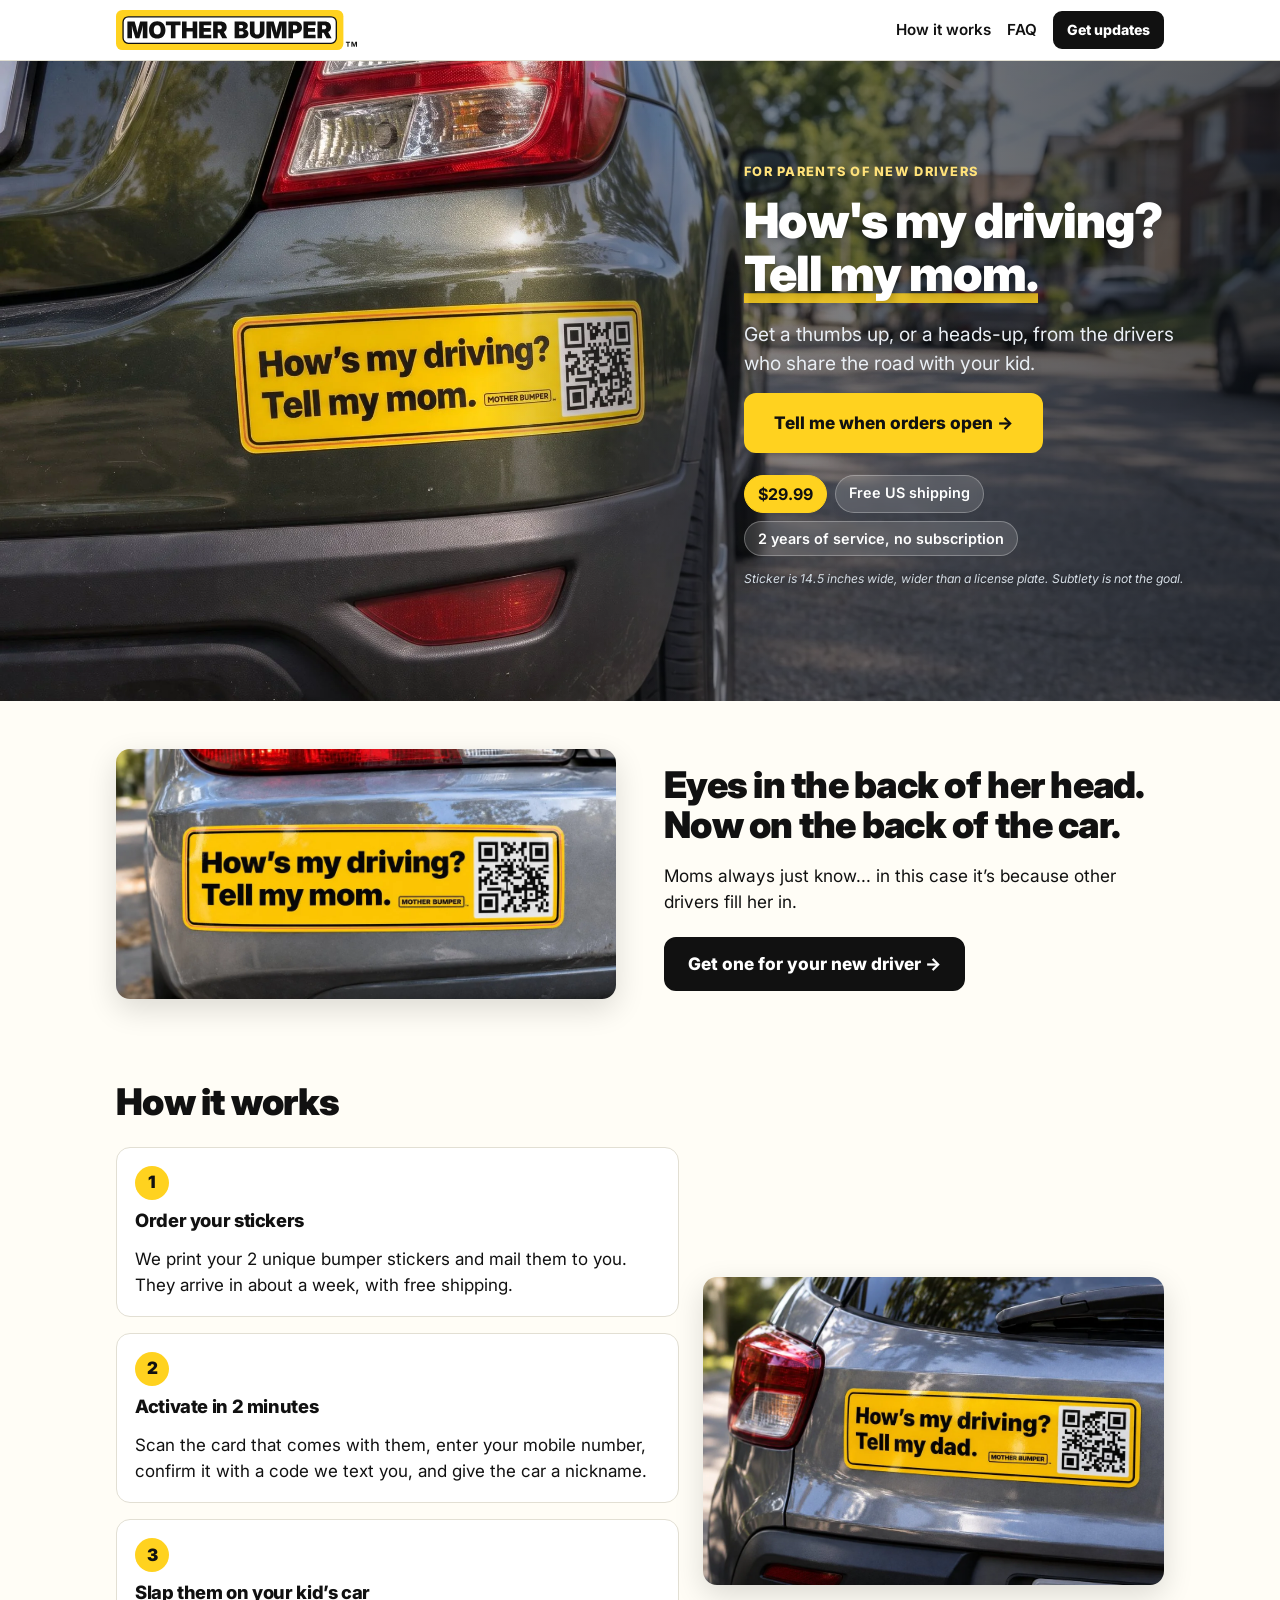
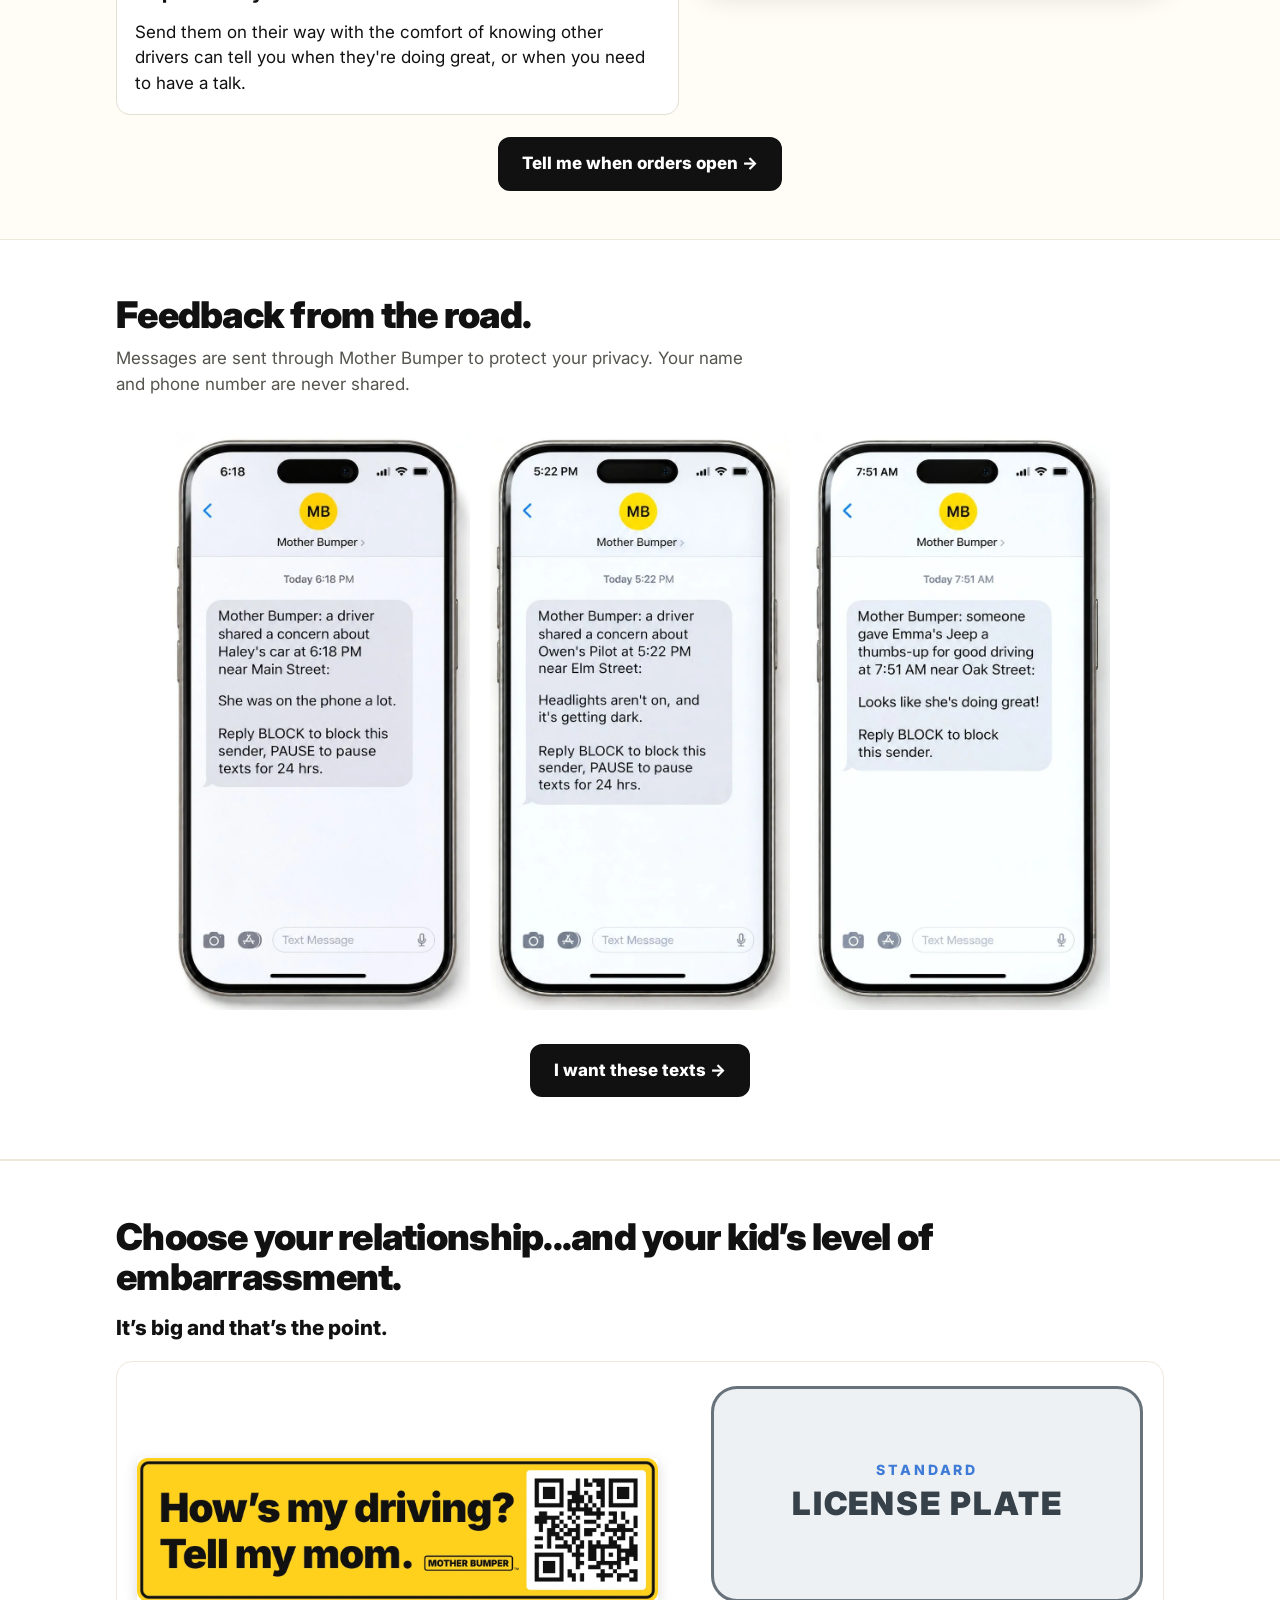
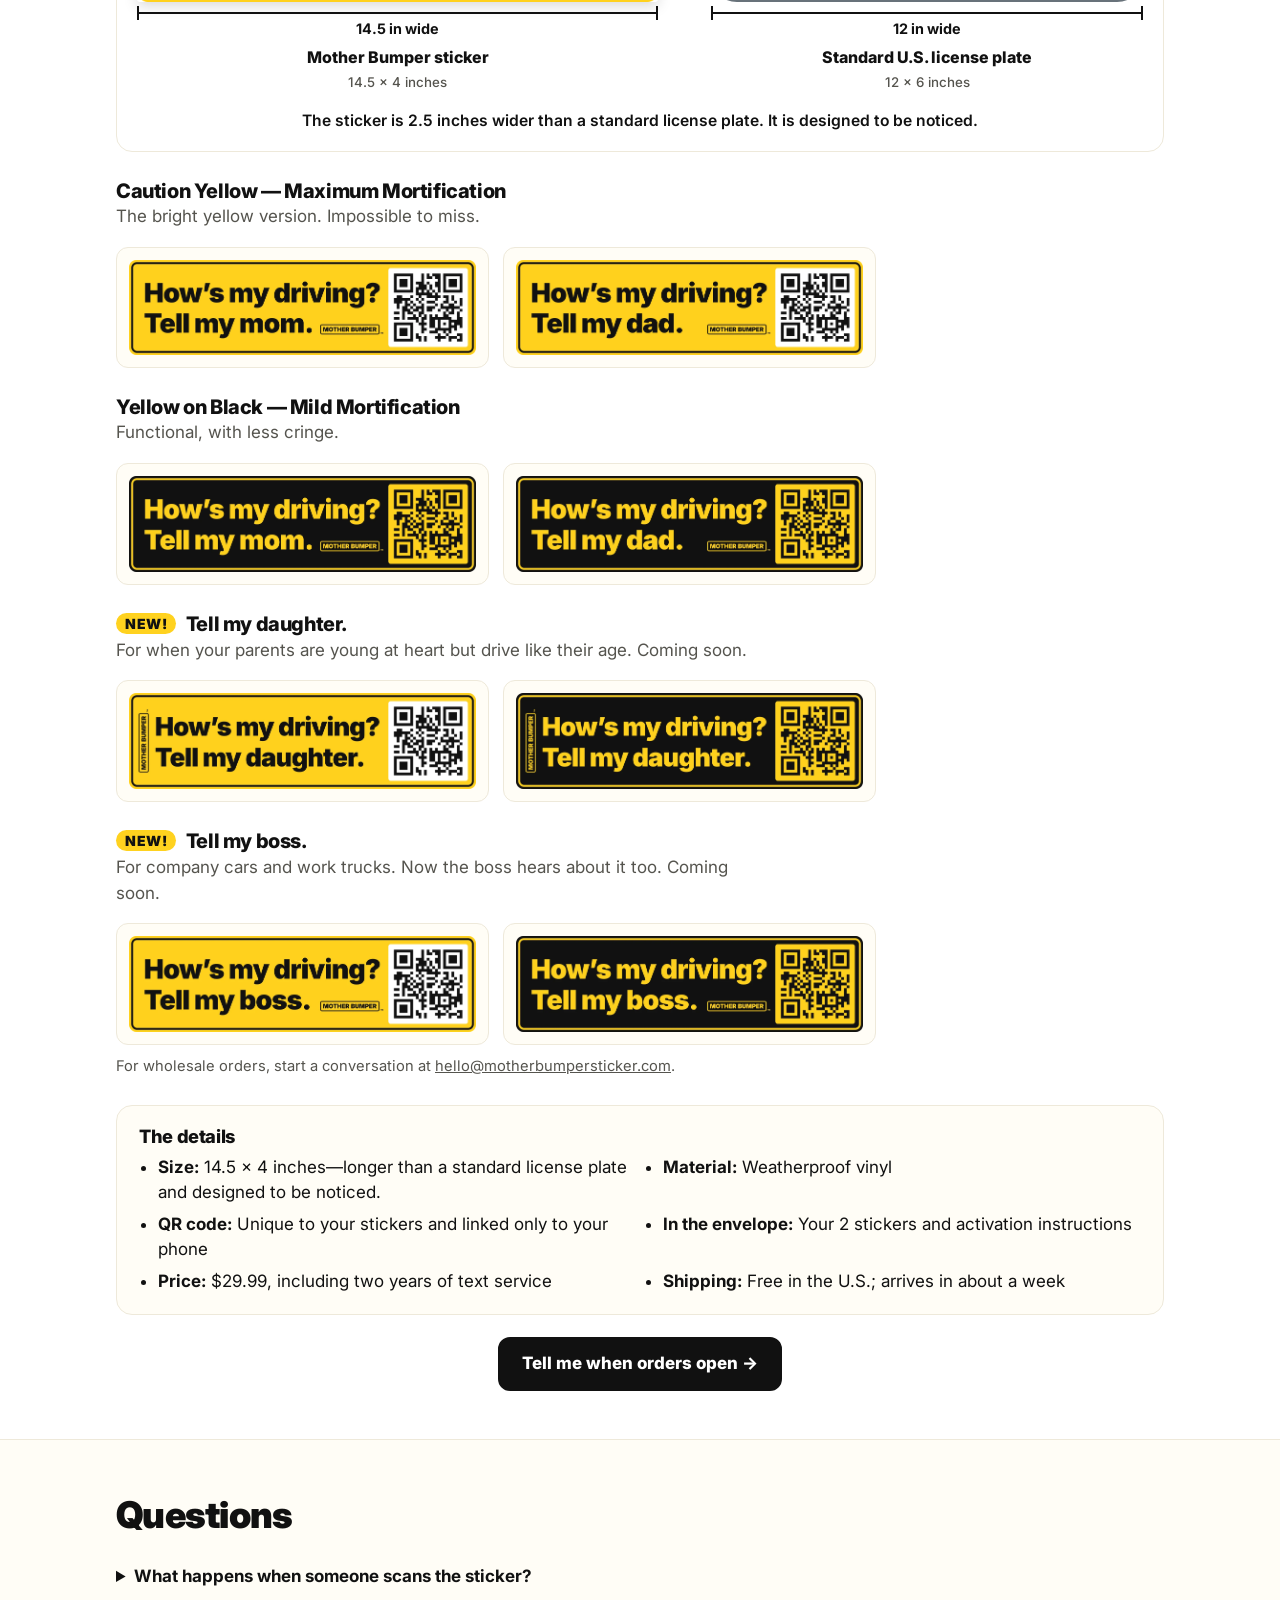
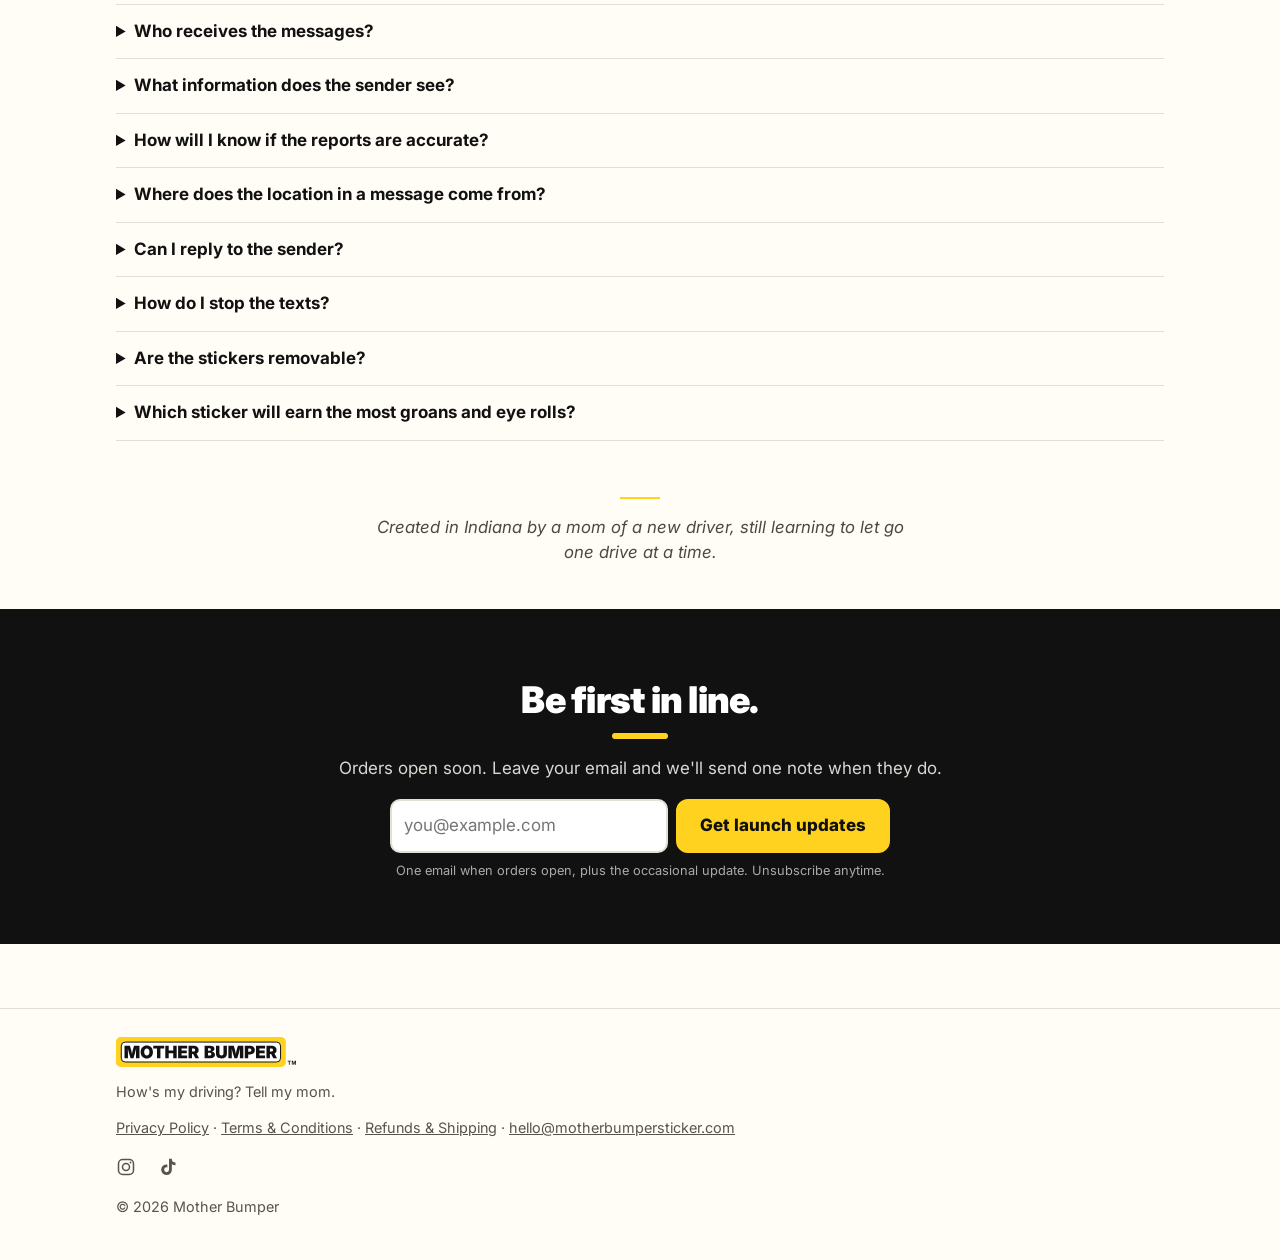
<file: index.html>
<!doctype html><html lang="en"><head>
<meta charset="utf-8"><meta name="viewport" content="width=device-width,initial-scale=1">
<!-- Google Analytics (GA4). The page address is sent without its "?" part, except ad-campaign tags (utm_ and click IDs). -->
<script async src="https://www.googletagmanager.com/gtag/js?id=G-M8KWBPWG7T"></script>
<script>window.dataLayer=window.dataLayer||[];function gtag(){dataLayer.push(arguments);}gtag('js',new Date());(function(){var q=new URLSearchParams(location.search),k=new URLSearchParams();q.forEach(function(v,n){if(/^(utm_\w+|gclid|gbraid|wbraid|fbclid|ttclid)$/.test(n))k.append(n,v)});var s=k.toString();gtag('config','G-M8KWBPWG7T',{page_location:location.origin+location.pathname+(s?'?'+s:'')})})();</script>
<title>Mother Bumper · How’s my driving? Tell my mom.</title><meta name="description" content="Bumper stickers with a unique QR code so you can get a thumbs up, or a heads up, from drivers who share the road with your kid.">
<link rel="preconnect" href="https://fonts.googleapis.com"><link rel="preconnect" href="https://fonts.gstatic.com" crossorigin>
<link rel="stylesheet" href="https://fonts.googleapis.com/css2?family=Inter:wght@400;500;600;700;800;900&display=swap">
<script>document.documentElement.className+=" js"</script>
<link rel="icon" href="favicon.svg" type="image/svg+xml"><link rel="icon" href="favicon-32.png" sizes="32x32"><link rel="apple-touch-icon" href="apple-touch-icon.png">
<link rel="stylesheet" href="style.css">
<meta property="og:type" content="website"><meta property="og:site_name" content="Mother Bumper">
<meta property="og:title" content="Mother Bumper · How&#8217;s my driving? Tell my mom."><meta property="og:description" content="Bumper stickers with a unique QR code so you can get a thumbs up, or a heads up, from drivers who share the road with your kid.">
<link rel="canonical" href="https://motherbumpersticker.com/">
<meta property="og:url" content="https://motherbumpersticker.com/">
<meta property="og:image" content="https://motherbumpersticker.com/og-image.jpg"><meta property="og:image:width" content="1200"><meta property="og:image:height" content="630">
<meta property="og:image:alt" content="A red car with a yellow Mother Bumper sticker: How's my driving? Tell my mom.">
<meta name="twitter:card" content="summary_large_image">
<style>.prose{max-width:760px;margin:0 auto;padding:40px 16px} .prose h2{font-size:1.4rem;margin-top:1.6em} .prose li{margin:.3em 0}
.shots{display:grid;grid-template-columns:repeat(auto-fit,minmax(260px,1fr));gap:20px;margin:20px 0} .shots figure{margin:0} .shots img{border:1px solid var(--line);border-radius:12px} .shots figcaption{font-size:.9rem;color:var(--muted);margin-top:6px}
.fun{display:grid;grid-template-columns:1fr;gap:20px 48px;align-items:center;padding-top:56px}
@media (min-width:760px){.fun{grid-template-columns:1fr 1fr} .fun.flip>.art{order:2}}
.fun .art{position:relative;max-width:440px;margin:0 auto;width:100%} .fun h2{margin-bottom:.3em} .fun p{font-size:1.08rem}
.fun .aside{color:var(--muted);font-size:.92rem;font-style:italic}
.fun .badge{position:absolute;width:28%;right:5%;bottom:-4%;transform:rotate(12deg)}
img{height:auto} .hero2 h1{font-size:clamp(2.2rem,4.6vw,3.3rem)}
.sec{padding-top:48px;padding-bottom:48px} .wrap.sec.tight-top{padding-top:0} .fun.sec.tight-bottom{padding-bottom:28px} .tight-top .benefits{margin-top:0} .benefits>div{background:#fff!important} section.wrap.sec{padding-top:48px;padding-bottom:48px}
.band-white{background:#fff;border-top:1px solid #eee9da;border-bottom:1px solid #eee9da}
.sub{color:var(--muted);max-width:60ch;margin-top:-4px}
.hero2{background:linear-gradient(180deg,#EAF3FC 0%,#F6F7F3 100%);border-bottom:1px solid #e3e3dc}
.hero2-grid{display:grid;grid-template-columns:1fr;gap:36px;padding-top:56px;padding-bottom:64px;align-items:center}
@media (min-width:900px){.hero2-grid{grid-template-columns:1.05fr 1fr}}
.hero2 .eyebrow{font-weight:800;font-size:.8rem;letter-spacing:.08em;text-transform:uppercase;color:#4c6a8a;margin:0 0 10px}
.hero2 h1 .ul{box-shadow:inset 0 -.22em 0 var(--y)}
.hero2 .lede{font-size:1.18rem;max-width:36ch;color:#2c2c28;margin-bottom:.4em}
.hero2 .lede2{color:var(--muted);max-width:40ch;margin-top:0}
.chips2{list-style:none;padding:0;margin:18px 0 0;display:flex;flex-wrap:wrap;gap:8px}
.chips2 li{background:#fff;border:1.5px solid #dfe3e8;border-radius:999px;padding:6px 12px;font-size:.88rem;font-weight:600}
.soon2{margin:22px 0 8px;font-size:.98rem}
.hero2-art img{transform:rotate(-3deg);border-radius:10px;box-shadow:0 2px 0 rgba(0,0,0,.06),0 24px 50px rgba(30,50,80,.22);max-width:560px;width:100%;margin:0 auto}
.big-cta{font-size:1.08rem;padding:15px 28px;display:none} .js .big-cta{display:inline-block} .js .reveal-form{display:none} .js .reveal.open .reveal-form{display:block} .js .reveal.open .big-cta{display:none}
.hero3 .chips3{margin:22px 0 0}
.signup{display:flex;gap:8px;flex-wrap:wrap;max-width:500px}
.signup input[type=email]{flex:1 1 220px;min-width:0}
.signup .btn{flex:0 0 auto}
.hp{position:absolute;left:-9999px} .sr{position:absolute;width:1px;height:1px;overflow:hidden;clip:rect(0 0 0 0)}
.fine{font-size:.8rem;color:var(--muted);margin:8px 0 0}
.msgs2{display:grid;grid-template-columns:repeat(auto-fit,minmax(280px,1fr));gap:20px;margin:24px 0 18px}
.tag2{font-weight:800;font-size:.8rem;letter-spacing:.06em;text-transform:uppercase;color:var(--muted);margin:0 0 8px}
.bubble2{background:#ECECF0;border-radius:18px 18px 18px 6px;padding:14px 16px;font-size:.95rem;line-height:1.45}
.benefits{display:grid;grid-template-columns:repeat(auto-fit,minmax(240px,1fr));gap:20px;margin:24px 0 18px}
.benefits>div{background:var(--bg);border:1px solid #eee9da;border-radius:16px;padding:22px}
.benefits .dot{display:block;width:14px;height:14px;border-radius:50%;background:var(--y);border:3px solid var(--ink);margin-bottom:12px}
.benefits p{margin:0;color:#3b3a33}
.carmock{margin:24px 0 0} .carmock img{border-radius:16px;width:100%;max-width:900px;margin:0 auto}
.carmock figcaption{text-align:center;font-size:.85rem;color:var(--muted);margin-top:8px}
.choose{margin-top:44px}
.opts{display:grid;grid-template-columns:1fr 1fr;gap:14px;max-width:760px}
.opt{margin:0;background:var(--bg);border:1px solid #eee9da;border-radius:12px;padding:12px} .opt img{border-radius:5px}
.opt figcaption{font-size:.9rem;margin-top:8px}
.new-badge{display:inline-block;background:var(--yellow,#FFD21F);color:#111;font-size:.7em;font-weight:900;text-transform:uppercase;letter-spacing:.04em;padding:3px 9px;border-radius:999px;vertical-align:middle;margin-right:6px;position:relative;top:-2px}
.price-line{margin-top:18px;font-size:.95rem}
.final{background:var(--ink);color:#fff} .final-in{padding-top:64px;padding-bottom:64px;text-align:center}
.final h2{color:#fff} .final h2::after{content:"";display:block;width:56px;height:6px;background:var(--y);margin:12px auto 0;border-radius:3px}
.final p{color:#d8d8d2} .final .signup{margin:18px auto 0;justify-content:center} .final .btn{background:var(--y);color:var(--ink);border-color:var(--y)} .final .fine{color:#aaa}
.fun.sec{padding-top:48px;padding-bottom:48px}
.hero3{position:relative;color:#fff;background:#3d4a3a url(img/hero-bg.webp) 72% 100%/max(140%,1100px) auto no-repeat;min-height:860px;text-align:center}
.hero3::before{content:"";position:absolute;inset:0;background:linear-gradient(180deg,rgba(10,18,14,.62) 0%,rgba(10,18,14,.45) 38%,rgba(10,18,14,0) 62%)}
.hero3-in{position:relative;padding-top:64px;padding-bottom:40px;max-width:1080px}
.hero3-in>*{max-width:640px;margin-left:auto!important;margin-right:auto!important} .hero3 .chips3{justify-content:center} .hero3 .signup{justify-content:center} .hero3 h1,.hero3 .lede{text-shadow:0 2px 12px rgba(0,0,0,.35)}
.hero3 .eyebrow{font-weight:800;font-size:.8rem;letter-spacing:.1em;text-transform:uppercase;color:#FFE27A;margin:0 0 12px}
.hero3 h1{font-size:clamp(2.3rem,4.4vw,3.3rem);color:#fff;max-width:600px}
.hero3 h1 .ul{box-shadow:inset 0 -.2em 0 rgba(255,210,31,.85)}
.hero3 .lede{font-size:1.2rem;color:#E9EEF4;margin:.2em 0 .8em}
.chips3{list-style:none;padding:0;margin:0 0 20px;display:flex;flex-wrap:wrap;gap:8px}
.chips3 li{background:rgba(255,255,255,.14);border:1px solid rgba(255,255,255,.28);backdrop-filter:blur(4px);border-radius:999px;padding:6px 13px;font-size:.9rem;font-weight:600}
.chips3 li:first-child{background:var(--y);color:var(--ink);border-color:var(--y);font-size:1rem}
.hero3 .btn{background:var(--y);color:var(--ink);border-color:var(--y)}
.hero3 .fine{color:#C9D3DE}
@media (max-width:760px){.hero3{min-height:900px;background-size:255% auto;background-position:62% 100%} .hero3-in{padding-top:36px} .hero3::before{background:linear-gradient(180deg,rgba(10,18,14,.66) 0%,rgba(10,18,14,.5) 45%,rgba(10,18,14,0) 66%)}}
.phones{display:flex;gap:20px;margin:28px -16px 8px;padding:6px 16px 26px;overflow-x:auto;scroll-snap-type:x mandatory;-webkit-overflow-scrolling:touch;scrollbar-width:thin}
.swipe-hint{text-align:center;font-size:.85rem;font-weight:700;color:var(--muted);margin:0 0 14px}
.phone{margin:0;flex:0 0 300px;max-width:82vw;scroll-snap-align:center}
.phone .tag2{text-align:center}
.ph-screen{background:#fff;border:10px solid #16171a;border-radius:42px;padding:0 14px 26px;box-shadow:0 20px 40px rgba(20,30,50,.18);min-height:450px;position:relative}
.ph-screen::before{content:"";display:block;width:90px;height:24px;background:#16171a;border-radius:0 0 14px 14px;margin:0 auto 10px}
.ph-head{display:flex;flex-direction:column;align-items:center;gap:4px;padding-bottom:10px;border-bottom:1px solid #eee}
.ph-av{width:44px;height:44px;border-radius:50%;background:var(--y);color:var(--ink);font-weight:900;font-size:.9rem;display:flex;align-items:center;justify-content:center}
.ph-name{font-size:.78rem;color:#333;font-weight:600}
.ph-time{text-align:center;font-size:.72rem;color:#8a8a8f;margin:12px 0 8px}
.ph-bub{background:#E9E9EB;color:#111;border-radius:20px 20px 20px 6px;padding:10px 14px;font-size:.9rem;line-height:1.38;max-width:88%}
.closeup{position:absolute;left:16px;right:16px;bottom:min(calc(max(28.3vw,222px) - 222px),158px);text-align:center;z-index:1} @media (max-width:760px){.closeup{bottom:calc(33vw - 104px)}}
.closeup img{max-width:620px;width:100%;margin:0 auto;transform:rotate(-2deg);border-radius:8px;box-shadow:0 18px 40px rgba(20,30,40,.28)}
.closeup p{font-size:.85rem;color:var(--muted);margin:14px 0 0}
 #how h2{margin-bottom:24px;max-width:24ch}
@media (max-width:760px){.sec,section.wrap.sec,.fun.sec{padding-top:32px!important;padding-bottom:32px!important} .wrap.sec.tight-top{padding-top:0!important} .fun.sec.tight-bottom{padding-bottom:20px!important}}
.steps li p{margin-bottom:0}
.phone.shot img{width:100%;mix-blend-mode:multiply} @media (min-width:1000px){.phones{justify-content:center} .swipe-hint{display:none}}
.how-grid{display:grid;gap:24px;align-items:center} @media (min-width:860px){.how-grid{grid-template-columns:1.1fr .9fr}}
.steps.steps-col{grid-template-columns:1fr} .how-art img{max-width:400px;width:100%;margin:0 auto}
.phones-wrap{position:relative}
.more-arrow{position:absolute;right:4px;top:42%;width:48px;height:48px;border-radius:50%;border:0;background:var(--y);color:var(--ink);font:inherit;font-size:1.5rem;font-weight:900;box-shadow:0 6px 18px rgba(0,0,0,.25);cursor:pointer;z-index:3}
@media (min-width:1000px){.more-arrow{display:none}}
@media (max-width:760px){.opts{grid-template-columns:1fr 1fr!important;gap:10px!important}}
.cgroup{margin-top:28px} .cgroup h3{font-size:1.25rem;margin-bottom:2px} .cgroup .sub{margin-top:0}
.cta-row{margin:22px 0 0} .cta-row.center{text-align:center;margin:8px 0 14px} #how .cta-row,#stickers .cta-row{text-align:center}
.specs{background:var(--bg);border:1px solid #eee9da;border-radius:16px;padding:20px 22px;margin-top:28px} .specs h3{margin:0 0 8px} .specs ul{margin:0;padding-left:1.1em;display:grid;gap:6px} @media (min-width:760px){.specs ul{grid-template-columns:1fr 1fr;column-gap:28px}}
.closeup .size-note{display:inline-block;font-size:.95rem;color:#fff;font-weight:700;margin:14px auto 0;max-width:560px;background:rgba(10,18,14,.72);padding:8px 14px;border-radius:10px;line-height:1.35}
.big-point{font-size:1.3rem;font-weight:800;margin:0 0 8px}
.sizecmp{margin:18px 0 8px;padding:24px 20px 18px;background:#fff;border:1px solid #eee9da;border-radius:16px;container-type:inline-size}
.sc-row{display:flex;align-items:flex-end;justify-content:center;gap:5.3%}
.sc-sticker{width:51.8%} .sc-plate{width:42.9%}
.sc-sticker img{width:100%;aspect-ratio:14.5/4;border-radius:3px;box-shadow:0 4px 14px rgba(0,0,0,.15)}
.plate{width:100%;aspect-ratio:12/6;background:#eef1f3;border:3px solid #68727a;border-radius:6%/12%;display:flex;flex-direction:column;align-items:center;justify-content:center;box-sizing:border-box}
.pl-state{font-weight:800;letter-spacing:.2em;color:#3E7BD6;font-size:max(9px,1.4cqw)} .pl-num{font-weight:900;letter-spacing:.06em;color:#36414a;font-size:max(14px,3.2cqw)}
.sc-dim{position:relative;margin-top:10px;border-top:2px solid #111;text-align:center} .sc-dim::before,.sc-dim::after{content:"";position:absolute;top:-8px;width:2px;height:14px;background:#111} .sc-dim::before{left:0} .sc-dim::after{right:0}
.sc-dim span{display:inline-block;font-weight:700;font-size:.9rem;margin-top:4px}
.sc-label{text-align:center;font-weight:800;margin:4px 0 0;font-size:1rem} .sc-label small{font-weight:500;color:var(--muted)}
.sizecmp figcaption{text-align:center;font-weight:600;margin-top:16px;font-size:.98rem}
@media (max-width:640px){.sc-row{flex-direction:column;align-items:flex-start;gap:22px} .sc-sticker{width:100%} .sc-plate{width:82.76%} .sizecmp{padding:20px 14px 16px}}
.founder{padding:8px 0 44px} .founder p{max-width:560px;margin:0 auto;text-align:center;font-style:italic;font-size:1.05rem;color:#4a4943} .founder p::before{content:'';display:block;width:40px;height:2px;background:var(--y);margin:0 auto 16px}
.social{display:flex;gap:14px;margin:10px 0 10px -4px}.social a{color:var(--muted);display:inline-flex;padding:4px;border-radius:6px}.social a:hover{color:var(--ink)}.social svg{display:block}
.photo{border-radius:14px;box-shadow:0 10px 30px rgba(0,0,0,.14);display:block} .fun .art.art-photo{max-width:560px} .how-art img.photo{max-width:480px}
.size-pair{display:block;grid-template-columns:1fr;gap:18px;align-items:center;margin:18px 0 8px} .size-pair .sizecmp{margin:0} .size-photo{width:100%}
@media (min-width:900px){.size-pair{grid-template-columns:3fr 2fr}}
.hero4{background:#dfeaf3 url(img/hero-wide.webp) left center/cover no-repeat;min-height:640px;display:flex;align-items:center}
.hero4::before{background:linear-gradient(90deg,rgba(14,18,24,0) 38%,rgba(14,18,24,.5) 58%,rgba(14,18,24,.72) 100%)}
.hero4 .hero3-in{padding-top:56px;padding-bottom:56px;width:100%;max-width:1180px}
.hero4 .hero3-in>*{max-width:470px;margin-left:auto!important;margin-right:0!important;text-align:left}
.hero4 .chips3,.hero4 .signup{justify-content:flex-start}
.hero4 h1{font-size:clamp(2.2rem,3.8vw,3.1rem)}
.hero4-photo{display:none}
.size-note4{font-size:.76rem;font-style:italic;line-height:1.4;color:#D5DDE5;margin-top:14px!important;text-shadow:0 1px 6px rgba(0,0,0,.5)}
@media (max-width:860px){.hero4{display:block;background:linear-gradient(180deg,#E3F0FA 0%,#F4F9FD 100%);min-height:0;color:var(--ink)} .hero4::before{display:none} .hero4 h1{color:var(--ink)} .hero4 h1,.hero4 .lede{text-shadow:none} .hero4 .lede{color:#33414d} .hero4 .eyebrow{color:#3c5a73} .hero4 .chips3 li{background:#fff;border-color:#cddbe6;color:var(--ink);backdrop-filter:none} .hero4 .chips3 li:first-child{background:var(--y);border-color:var(--y)} .hero4 .size-note4{color:var(--muted);text-shadow:none} .hero4 .fine{color:var(--muted)}
.hero4 .hero3-in>.hero4-photo{display:block;height:min(100vw,440px);background:url(img/hero-phone.webp) 30% 50%/cover no-repeat;margin:4px -16px 22px -16px!important;max-width:none}
.hero4 .hero3-in{padding-top:26px;padding-bottom:34px} .hero4 .hero3-in>*{max-width:none;margin-left:0!important}}
.soon{background:var(--y-soft);border:2px solid var(--ink);border-radius:14px;padding:18px 20px;margin-top:20px}</style>
<script type="application/ld+json">{"@context": "https://schema.org", "@type": "FAQPage", "mainEntity": [{"@type": "Question", "name": "What happens when someone scans the sticker?", "acceptedAnswer": {"@type": "Answer", "text": "They can send feedback about the driver. The message comes through Mother Bumper to the phone number you confirmed when you activated the sticker."}}, {"@type": "Question", "name": "Who receives the messages?", "acceptedAnswer": {"@type": "Answer", "text": "Only the parent who activates the sticker and agrees to receive texts."}}, {"@type": "Question", "name": "What information does the sender see?", "acceptedAnswer": {"@type": "Answer", "text": "None. The person who sends feedback doesn’t see your name, phone number or any information about your child."}}, {"@type": "Question", "name": "How will I know if the reports are accurate?", "acceptedAnswer": {"@type": "Answer", "text": "You won’t. Use them as a conversation starter with your kid."}}, {"@type": "Question", "name": "Where does the location in a message come from?", "acceptedAnswer": {"@type": "Answer", "text": "Location is optional. A sender can add a rough cross street, such as “Main Street and Fifth.” Mother Bumper doesn’t use GPS, track the car or ask for the sender’s location."}}, {"@type": "Question", "name": "Can I reply to the sender?", "acceptedAnswer": {"@type": "Answer", "text": "No. Mother Bumper is designed to pass along a quick message, not start a conversation. You can reply BLOCK to stop messages from that sender or PAUSE to take a 24-hour break."}}, {"@type": "Question", "name": "How do I stop the texts?", "acceptedAnswer": {"@type": "Answer", "text": "Reply STOP at any time. You’ll receive one confirmation message, and then the texts will end."}}, {"@type": "Question", "name": "Are the stickers removable?", "acceptedAnswer": {"@type": "Answer", "text": "Yes. The sticker is made of weatherproof vinyl and can be removed when you’re ready. Removal may vary depending on how long it has been on the vehicle and the condition of the surface."}}, {"@type": "Question", "name": "Which sticker will earn the most groans and eye rolls?", "acceptedAnswer": {"@type": "Answer", "text": "Caution Yellow — Maximum Mortification. It’s bright, bold and very hard to miss. Choose Yellow on Black if your new driver prefers a little plausible deniability."}}]}</script>
<script type="application/ld+json">{"@context": "https://schema.org", "@type": "Product", "name": "Mother Bumper “How’s my driving? Tell my mom.” bumper sticker (2-pack)", "description": "A 14.5 × 4 inch bumper sticker for parents of new teen and student drivers. Its unique QR code lets other drivers text the parent praise or a heads-up. Includes 2 stickers and 2 years of texts, no subscription.", "brand": {"@type": "Brand", "name": "Mother Bumper"}, "image": ["https://motherbumpersticker.com/img/mom-black-on-yellow-14.5x4.webp", "https://motherbumpersticker.com/img/mom-yellow-on-black-14.5x4.webp", "https://motherbumpersticker.com/og-image.jpg"], "offers": {"@type": "Offer", "url": "https://motherbumpersticker.com/", "price": "29.99", "priceCurrency": "USD", "availability": "https://schema.org/PreSale", "shippingDetails": {"@type": "OfferShippingDetails", "shippingRate": {"@type": "MonetaryAmount", "value": "0", "currency": "USD"}, "shippingDestination": {"@type": "DefinedRegion", "addressCountry": "US"}, "deliveryTime": {"@type": "ShippingDeliveryTime", "handlingTime": {"@type": "QuantitativeValue", "minValue": 1, "maxValue": 3, "unitCode": "DAY"}, "transitTime": {"@type": "QuantitativeValue", "minValue": 2, "maxValue": 5, "unitCode": "DAY"}}}}}</script>
</head><body>
<header class="top"><div class="wrap"><a href="./" class="home"><img src="img/logo.svg" alt="Mother Bumper" class="logo" width="241" height="40"></a>
<nav><a href="#how">How it works</a><a href="#faq">FAQ</a><a href="#updates" class="btn sm">Get updates</a></nav></div></header>
<main>
<section class="hero3 hero4"><div class="wrap hero3-in">
  <p class="eyebrow">For parents of new drivers</p>
  <h1>How's my driving?<br><span class="ul">Tell my mom.</span></h1>
  <p class="lede">Get a thumbs up, or a heads-up, from the drivers who share the road with your kid.</p>
  <div class="hero4-photo" role="img" aria-label="Yellow How's my driving? Tell my mom. sticker on the back of a green SUV parked on a neighborhood street"></div>
  <div class="reveal">
    <button type="button" class="btn big-cta" onclick="this.parentNode.classList.add('open');document.getElementById('hero-signup-email').focus()">Tell me when orders open <span aria-hidden="true">→</span></button>
    <div class="reveal-form"><form class="signup" name="launch-updates" method="POST" action="/thanks/" data-netlify="true" netlify-honeypot="bot-field" id="hero-signup">
  <input type="hidden" name="form-name" value="launch-updates">
  <input type="hidden" name="subject" value="New Mother Bumper launch signup">
  <p class="hp"><label>Leave this empty: <input name="bot-field"></label></p>
  <label class="sr" for="hero-signup-email">Email address</label>
  <input id="hero-signup-email" name="email" type="email" required placeholder="you@example.com" autocomplete="email">
  <button class="btn" type="submit">Sign me up</button>
</form>
<p class="fine">One email when orders open, plus the occasional update. Unsubscribe anytime.</p></div>
  </div>
  <ul class="chips3"><li><b>$29.99</b></li><li>Free US shipping</li><li>2 years of service, no subscription</li></ul>
<p class="size-note4">Sticker is 14.5 inches wide, wider than a license plate. Subtlety is not the goal.</p></div></section>

<section class="wrap fun sec tight-bottom">
  <div class="art art-photo"><img class="photo" src="img/photo-sticker-silver-car.webp" alt="Close-up of a yellow How's my driving? Tell my mom. sticker on the back bumper of a silver car" width="1200" height="600"></div>
  <div><h2>Eyes in the back of her head. Now on the back of the car.</h2>
  <p>Moms always just know... in this case it’s because other drivers fill her in.</p>
  <p class="cta-row"><a class="btn" href="#updates">Get one for your new driver <span aria-hidden="true">→</span></a></p>
</div>
</section>

<section id="how" class="wrap sec">
  <h2>How it works</h2>
  <div class="how-grid">
  <ol class="steps steps-col">
    <li><b>1</b><h3>Order your stickers</h3><p>We print your 2 unique bumper stickers and mail them to you. They arrive in about a week, with free shipping.</p></li>
    <li><b>2</b><h3>Activate in 2 minutes</h3><p>Scan the card that comes with them, enter your mobile number, confirm it with a code we text you, and give the car a nickname.</p></li>
    <li><b>3</b><h3>Slap them on your kid’s car</h3><p>Send them on their way with the comfort of knowing other drivers can tell you when they're doing great, or when you need to have a talk.</p></li>
  </ol>
  <div class="how-art"><img class="photo" loading="lazy" decoding="async" src="img/photo-dad-sticker-gray-suv.webp" alt="Yellow How's my driving? Tell my dad. sticker on the back of a gray SUV" width="1200" height="800"></div>
  </div>
  <p class="cta-row"><a class="btn" href="#updates">Tell me when orders open <span aria-hidden="true">→</span></a></p>
</section>

<section class="band-white"><div class="wrap sec">
  <h2>Feedback from the road.</h2>
  <p class="sub">Messages are sent through Mother Bumper to protect your privacy. Your name and phone number are never shared.</p>
  <div class="phones-wrap">
  <div class="phones" tabindex="0" aria-label="Example texts, swipe for more">
    <figure class="phone shot"><img src="img/text-haleys-car.webp" alt="Text message: a driver shared a concern about Haley's car near Main Street: She was on the phone a lot." width="700" height="1350" loading="eager"></figure>
    <figure class="phone shot"><img src="img/text-owens-pilot.webp" alt="Text message: a driver shared a concern about Owen's Pilot near Elm Street: Headlights aren't on, and it's getting dark." width="700" height="1350" loading="eager"></figure>
    <figure class="phone shot"><img src="img/text-emmas-jeep.webp" alt="Text message: someone gave Emma's Jeep a thumbs-up for good driving near Oak Street: Looks like she's doing great!" width="700" height="1350" loading="eager"></figure>
  </div>
  <button type="button" class="more-arrow" aria-label="See more example texts" onclick="var p=this.parentNode.querySelector('.phones');p.scrollBy({left:p.clientWidth*.8,behavior:'smooth'})">→</button>
  </div>
  <p class="cta-row center"><a class="btn" href="#updates">I want these texts <span aria-hidden="true">→</span></a></p>
</div></section>

<section id="stickers" class="band-white"><div class="wrap sec">
  <h2>Choose your relationship...and your kid’s level of embarrassment.</h2>
  <p class="big-point">It’s big and that’s the point.</p>
  <div class="size-pair">
  <figure class="sizecmp" aria-label="Mother Bumper sticker, 14.5 by 4 inches, compared with a standard U.S. license plate, 12 by 6 inches, shown to scale">
    <div class="sc-row">
      <div class="sc-item sc-sticker"><img loading="lazy" decoding="async" src="img/mom-black-on-yellow-14.5x4.webp" alt="" width="1450" height="400"><div class="sc-dim"><span>14.5 in wide</span></div><p class="sc-label">Mother Bumper sticker<br><small>14.5 × 4 inches</small></p></div>
      <div class="sc-item sc-plate"><div class="plate"><span class="pl-state">STANDARD</span><span class="pl-num">LICENSE PLATE</span></div><div class="sc-dim"><span>12 in wide</span></div><p class="sc-label">Standard U.S. license plate<br><small>12 × 6 inches</small></p></div>
    </div>
    <figcaption>The sticker is 2.5 inches wider than a standard license plate. It is designed to be noticed.</figcaption>
  </figure>
  </div>
  <div class="cgroup"><h3>Caution Yellow — Maximum Mortification</h3><p class="sub">The bright yellow version. Impossible to miss.</p>
  <div class="opts"><figure class="opt"><img loading="lazy" decoding="async" src="img/mom-black-on-yellow-14.5x4.webp" alt="Mom sticker, caution yellow"></figure><figure class="opt"><img loading="lazy" decoding="async" src="img/dad-black-on-yellow-14.5x4.webp" alt="Dad sticker, caution yellow"></figure></div></div>
  <div class="cgroup"><h3>Yellow on Black — Mild Mortification</h3><p class="sub">Functional, with less cringe.</p>
  <div class="opts"><figure class="opt"><img loading="lazy" decoding="async" src="img/mom-yellow-on-black-14.5x4.webp" alt="Mom sticker, yellow on black"></figure><figure class="opt"><img loading="lazy" decoding="async" src="img/dad-yellow-on-black-14.5x4.webp" alt="Dad sticker, yellow on black"></figure></div></div>
  <div class="cgroup"><h3><span class="new-badge">New!</span> Tell my daughter.</h3><p class="sub">For when your parents are young at heart but drive like their age. Coming soon.</p>
  <div class="opts"><figure class="opt"><img loading="lazy" decoding="async" src="img/daughter-black-on-yellow-14.5x4.webp" alt="Daughter sticker, caution yellow"></figure><figure class="opt"><img loading="lazy" decoding="async" src="img/daughter-yellow-on-black-14.5x4.webp" alt="Daughter sticker, yellow on black"></figure></div></div>
  <div class="cgroup"><h3><span class="new-badge">New!</span> Tell my boss.</h3><p class="sub">For company cars and work trucks. Now the boss hears about it too. Coming soon.</p>
  <div class="opts"><figure class="opt"><img loading="lazy" decoding="async" src="img/boss-black-on-yellow-14.5x4.webp" alt="Boss sticker, caution yellow"></figure><figure class="opt"><img loading="lazy" decoding="async" src="img/boss-yellow-on-black-14.5x4.webp" alt="Boss sticker, yellow on black"></figure></div>
  <p class="small" style="margin-top:10px">For wholesale orders, start a conversation at <a href="mailto:hello@motherbumpersticker.com">hello@motherbumpersticker.com</a>.</p></div>
  <div class="specs">
    <h3>The details</h3>
    <ul>
      <li><b>Size:</b> 14.5 × 4 inches—longer than a standard license plate and designed to be noticed.</li>
      <li><b>Material:</b> Weatherproof vinyl</li>
      <li><b>QR code:</b> Unique to your stickers and linked only to your phone</li>
      <li><b>In the envelope:</b> Your 2 stickers and activation instructions</li>
      <li><b>Price:</b> $29.99, including two years of text service</li>
      <li><b>Shipping:</b> Free in the U.S.; arrives in about a week</li>
    </ul>
  </div>
  <p class="cta-row"><a class="btn" href="#updates">Tell me when orders open <span aria-hidden="true">→</span></a></p>
</div></section>

<section id="faq" class="wrap faq sec">
  <h2>Questions</h2>
  <details><summary>What happens when someone scans the sticker?</summary><p>They can send feedback about the driver. The message comes through Mother Bumper to the phone number you confirmed when you activated the sticker.</p></details>
  <details><summary>Who receives the messages?</summary><p>Only the parent who activates the sticker and agrees to receive texts.</p></details>
  <details><summary>What information does the sender see?</summary><p>None. The person who sends feedback doesn’t see your name, phone number or any information about your child.</p></details>
  <details><summary>How will I know if the reports are accurate?</summary><p>You won’t. Use them as a conversation starter with your kid.</p></details>
  <details><summary>Where does the location in a message come from?</summary><p>Location is optional. A sender can add a rough cross street, such as “Main Street and Fifth.” Mother Bumper doesn’t use GPS, track the car or ask for the sender’s location.</p></details>
  <details><summary>Can I reply to the sender?</summary><p>No. Mother Bumper is designed to pass along a quick message, not start a conversation. You can reply BLOCK to stop messages from that sender or PAUSE to take a 24-hour break.</p></details>
  <details><summary>How do I stop the texts?</summary><p>Reply STOP at any time. You’ll receive one confirmation message, and then the texts will end.</p></details>
  <details><summary>Are the stickers removable?</summary><p>Yes. The sticker is made of weatherproof vinyl and can be removed when you’re ready. Removal may vary depending on how long it has been on the vehicle and the condition of the surface.</p></details>
  <details><summary>Which sticker will earn the most groans and eye rolls?</summary><p>Caution Yellow — Maximum Mortification. It’s bright, bold and very hard to miss. Choose Yellow on Black if your new driver prefers a little plausible deniability.</p></details>
</section>

<section class="founder"><div class="wrap"><p>Created in Indiana by a mom of a new driver, still learning to let go one drive at a time.</p></div></section>

<section id="updates" class="final"><div class="wrap final-in">
  <h2>Be first in line.</h2>
  <p>Orders open soon. Leave your email and we'll send one note when they do.</p>
  <form class="signup" name="launch-updates" method="POST" action="/thanks/" data-netlify="true" netlify-honeypot="bot-field" id="final-signup">
  <input type="hidden" name="form-name" value="launch-updates">
  <input type="hidden" name="subject" value="New Mother Bumper launch signup">
  <p class="hp"><label>Leave this empty: <input name="bot-field"></label></p>
  <label class="sr" for="final-signup-email">Email address</label>
  <input id="final-signup-email" name="email" type="email" required placeholder="you@example.com" autocomplete="email">
  <button class="btn" type="submit">Get launch updates</button>
</form>
<p class="fine">One email when orders open, plus the occasional update. Unsubscribe anytime.</p>
</div></section></main>
<footer><div class="wrap"><img src="img/logo.svg" alt="Mother Bumper" width="181" height="30" style="display:block;height:30px;width:auto;margin:0 0 6px"><p>How's my driving? Tell my mom.</p>
<p><a href="privacy/">Privacy Policy</a> · <a href="terms/">Terms &amp; Conditions</a> · <a href="refunds/">Refunds &amp; Shipping</a> · <a href="mailto:hello@motherbumpersticker.com">hello@motherbumpersticker.com</a></p>
<p class="social"><a href="https://www.instagram.com/motherbumpersticker/" aria-label="Mother Bumper on Instagram" target="_blank" rel="noopener"><svg viewBox="0 0 24 24" width="20" height="20" aria-hidden="true" fill="none" stroke="currentColor" stroke-width="1.8"><rect x="3" y="3" width="18" height="18" rx="5"/><circle cx="12" cy="12" r="4.2"/><circle cx="17.4" cy="6.6" r="1.1" fill="currentColor" stroke="none"/></svg></a><a href="https://www.tiktok.com/@motherbumpersticker" aria-label="Mother Bumper on TikTok" target="_blank" rel="noopener"><svg viewBox="0 0 24 24" width="20" height="20" aria-hidden="true" fill="currentColor"><path d="M16.6 2h-3.4v13.3a2.9 2.9 0 1 1-2.9-2.9c.3 0 .6 0 .9.1V9a6.4 6.4 0 1 0 5.4 6.3V8.6a8 8 0 0 0 4.4 1.4V6.6a4.5 4.5 0 0 1-4.4-4.6z"/></svg></a></p>
<p>&copy; 2026 Mother Bumper</p></div></footer>
<script>/* Count launch-update signups in Google Analytics. Only which form was used is sent, never the email. */
document.querySelectorAll('form.signup').forEach(function(f){f.addEventListener('submit',function(){if(window.gtag)gtag('event','generate_lead',{form_location:f.id||'signup'})})});</script>
</body></html>
</file>
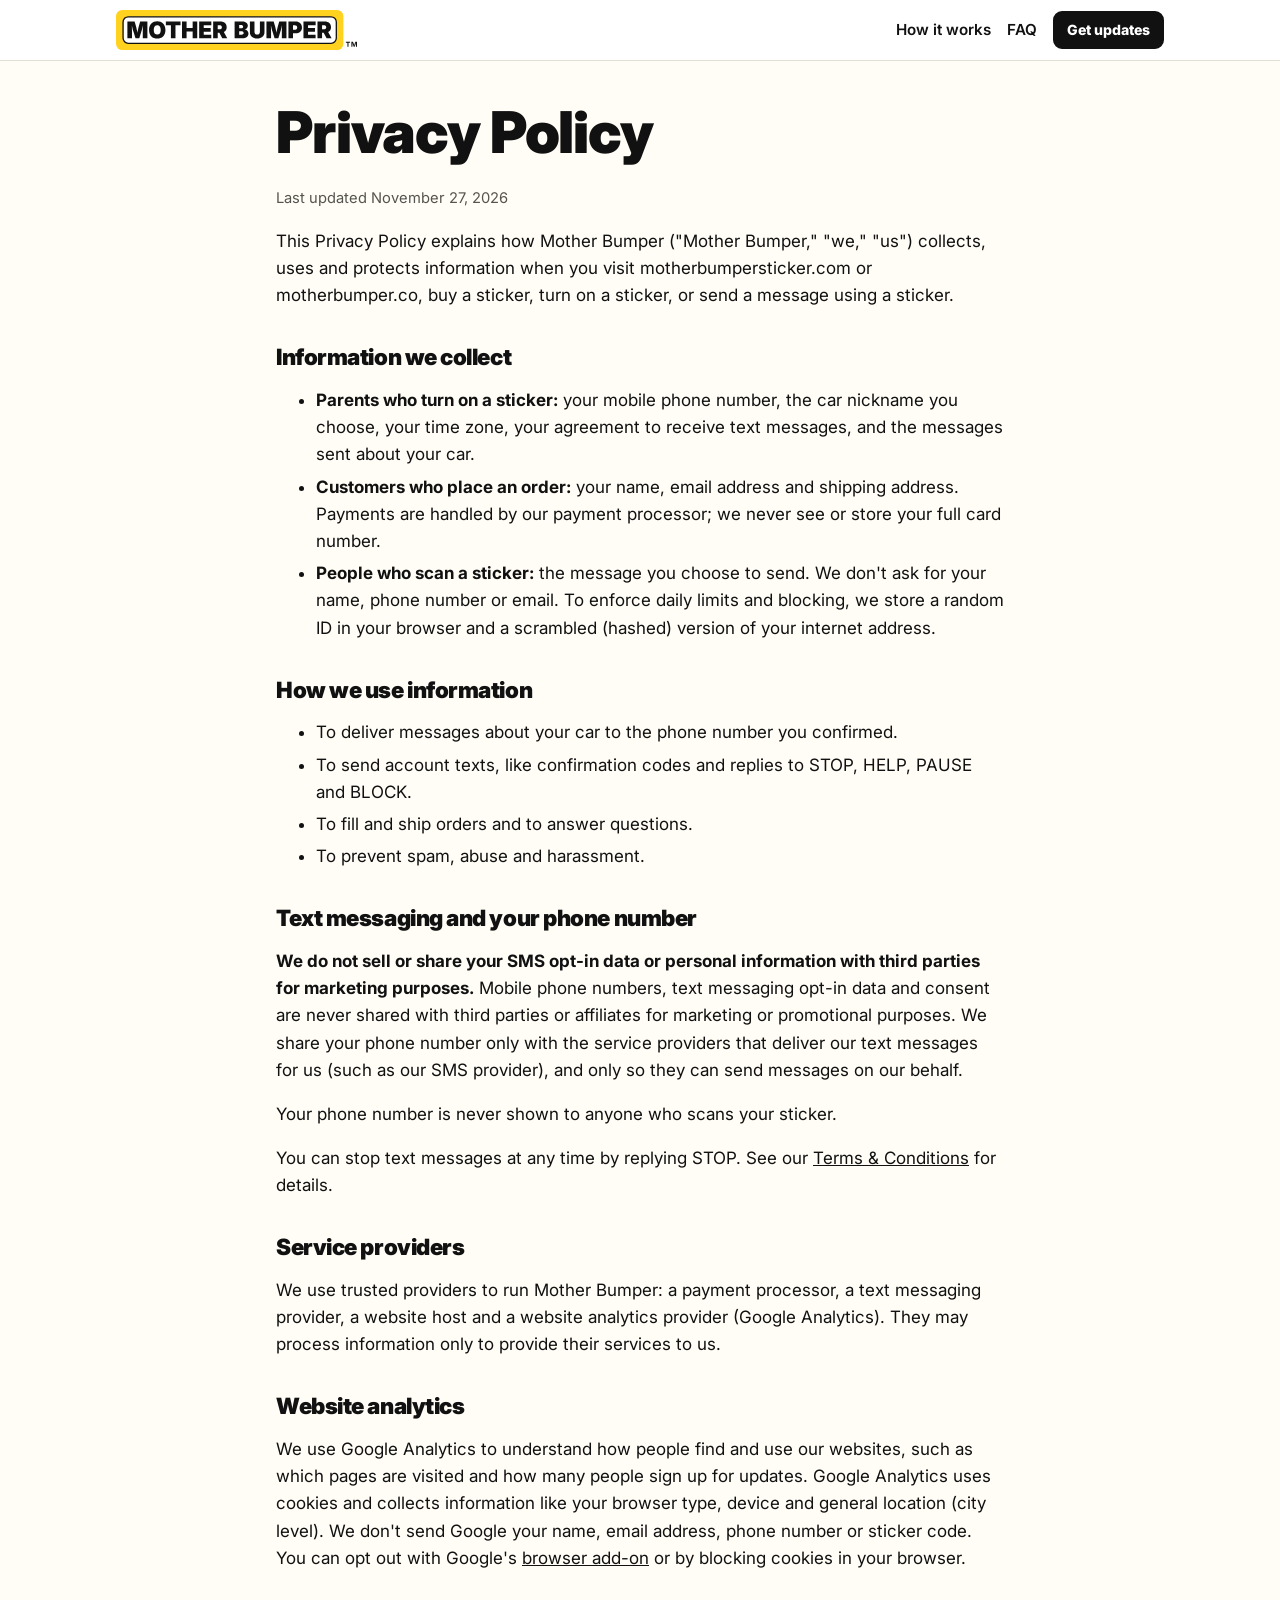
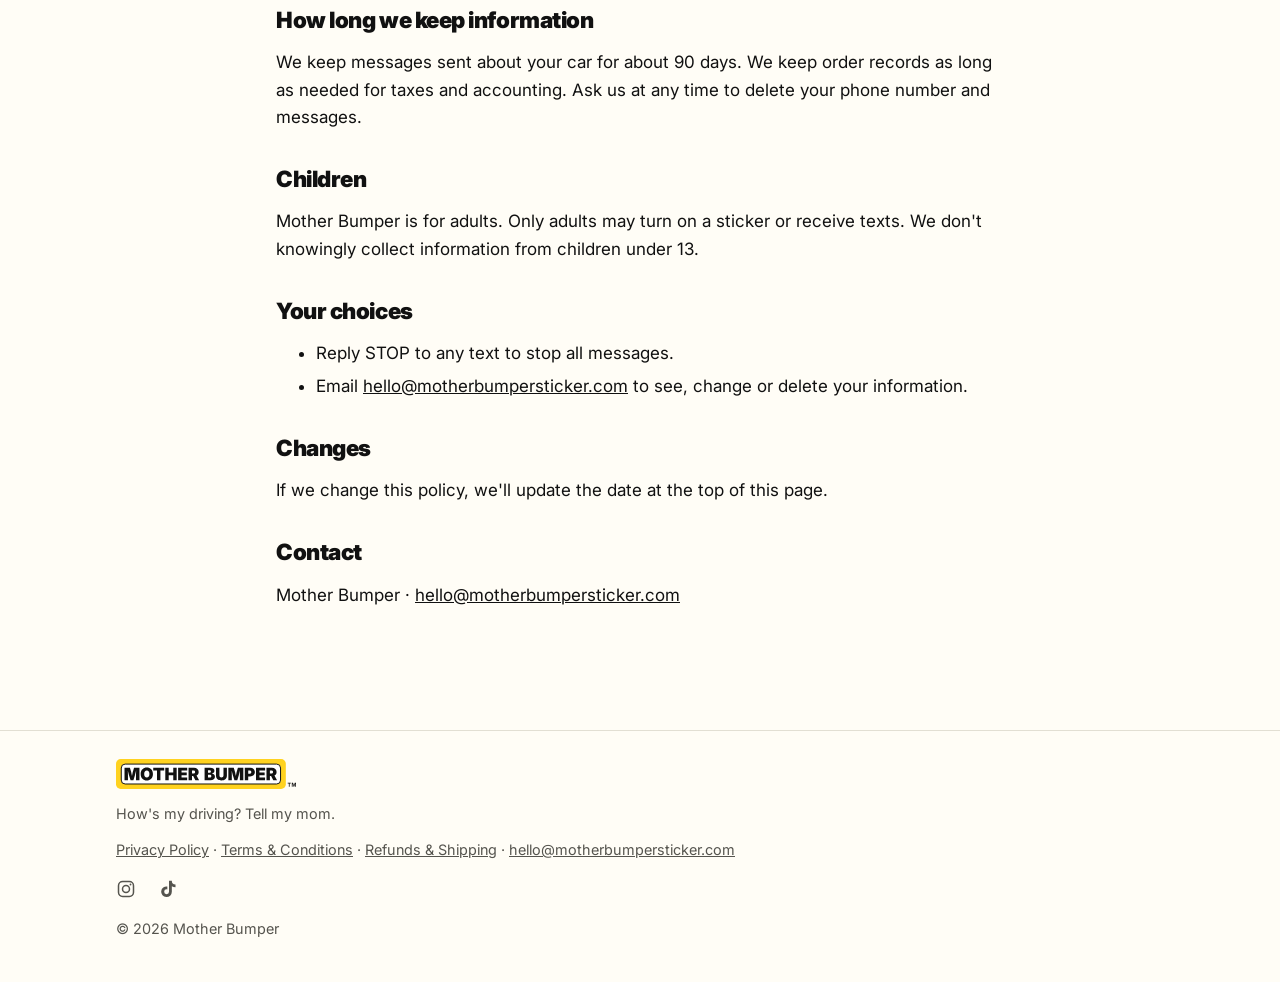
<file: privacy/index.html>
<!doctype html><html lang="en"><head>
<meta charset="utf-8"><meta name="viewport" content="width=device-width,initial-scale=1">
<!-- Google Analytics (GA4). The page address is sent without its "?" part, except ad-campaign tags (utm_ and click IDs). -->
<script async src="https://www.googletagmanager.com/gtag/js?id=G-M8KWBPWG7T"></script>
<script>window.dataLayer=window.dataLayer||[];function gtag(){dataLayer.push(arguments);}gtag('js',new Date());(function(){var q=new URLSearchParams(location.search),k=new URLSearchParams();q.forEach(function(v,n){if(/^(utm_\w+|gclid|gbraid|wbraid|fbclid|ttclid)$/.test(n))k.append(n,v)});var s=k.toString();gtag('config','G-M8KWBPWG7T',{page_location:location.origin+location.pathname+(s?'?'+s:'')})})();</script>
<title>Privacy Policy · Mother Bumper</title><meta name="description" content="A big bumper sticker with a QR code. Other drivers scan it and text you a thumbs up or a heads-up about your new driver. $29.99 with 2 years of service, no subscription.">
<link rel="preconnect" href="https://fonts.googleapis.com"><link rel="preconnect" href="https://fonts.gstatic.com" crossorigin>
<link rel="stylesheet" href="https://fonts.googleapis.com/css2?family=Inter:wght@400;500;600;700;800;900&display=swap">
<script>document.documentElement.className+=" js"</script>
<link rel="icon" href="../favicon.svg" type="image/svg+xml"><link rel="icon" href="../favicon-32.png" sizes="32x32"><link rel="apple-touch-icon" href="../apple-touch-icon.png">
<link rel="stylesheet" href="../style.css">
<meta property="og:type" content="website"><meta property="og:site_name" content="Mother Bumper">
<meta property="og:title" content="Privacy Policy · Mother Bumper"><meta property="og:description" content="A big bumper sticker with a QR code. Other drivers scan it and text you a thumbs up or a heads-up about your new driver. $29.99 with 2 years of service, no subscription.">
<link rel="canonical" href="https://motherbumpersticker.com/privacy/">
<meta property="og:url" content="https://motherbumpersticker.com/privacy/">
<meta property="og:image" content="https://motherbumpersticker.com/og-image.jpg"><meta property="og:image:width" content="1200"><meta property="og:image:height" content="630">
<meta property="og:image:alt" content="A red car with a yellow Mother Bumper sticker: How's my driving? Tell my mom.">
<meta name="twitter:card" content="summary_large_image">
<style>.prose{max-width:760px;margin:0 auto;padding:40px 16px} .prose h2{font-size:1.4rem;margin-top:1.6em} .prose li{margin:.3em 0}
.shots{display:grid;grid-template-columns:repeat(auto-fit,minmax(260px,1fr));gap:20px;margin:20px 0} .shots figure{margin:0} .shots img{border:1px solid var(--line);border-radius:12px} .shots figcaption{font-size:.9rem;color:var(--muted);margin-top:6px}
.fun{display:grid;grid-template-columns:1fr;gap:20px 48px;align-items:center;padding-top:56px}
@media (min-width:760px){.fun{grid-template-columns:1fr 1fr} .fun.flip>.art{order:2}}
.fun .art{position:relative;max-width:440px;margin:0 auto;width:100%} .fun h2{margin-bottom:.3em} .fun p{font-size:1.08rem}
.fun .aside{color:var(--muted);font-size:.92rem;font-style:italic}
.fun .badge{position:absolute;width:28%;right:5%;bottom:-4%;transform:rotate(12deg)}
img{height:auto} .hero2 h1{font-size:clamp(2.2rem,4.6vw,3.3rem)}
.sec{padding-top:48px;padding-bottom:48px} .wrap.sec.tight-top{padding-top:0} .fun.sec.tight-bottom{padding-bottom:28px} .tight-top .benefits{margin-top:0} .benefits>div{background:#fff!important} section.wrap.sec{padding-top:48px;padding-bottom:48px}
.band-white{background:#fff;border-top:1px solid #eee9da;border-bottom:1px solid #eee9da}
.sub{color:var(--muted);max-width:60ch;margin-top:-4px}
.hero2{background:linear-gradient(180deg,#EAF3FC 0%,#F6F7F3 100%);border-bottom:1px solid #e3e3dc}
.hero2-grid{display:grid;grid-template-columns:1fr;gap:36px;padding-top:56px;padding-bottom:64px;align-items:center}
@media (min-width:900px){.hero2-grid{grid-template-columns:1.05fr 1fr}}
.hero2 .eyebrow{font-weight:800;font-size:.8rem;letter-spacing:.08em;text-transform:uppercase;color:#4c6a8a;margin:0 0 10px}
.hero2 h1 .ul{box-shadow:inset 0 -.22em 0 var(--y)}
.hero2 .lede{font-size:1.18rem;max-width:36ch;color:#2c2c28;margin-bottom:.4em}
.hero2 .lede2{color:var(--muted);max-width:40ch;margin-top:0}
.chips2{list-style:none;padding:0;margin:18px 0 0;display:flex;flex-wrap:wrap;gap:8px}
.chips2 li{background:#fff;border:1.5px solid #dfe3e8;border-radius:999px;padding:6px 12px;font-size:.88rem;font-weight:600}
.soon2{margin:22px 0 8px;font-size:.98rem}
.hero2-art img{transform:rotate(-3deg);border-radius:10px;box-shadow:0 2px 0 rgba(0,0,0,.06),0 24px 50px rgba(30,50,80,.22);max-width:560px;width:100%;margin:0 auto}
.big-cta{font-size:1.08rem;padding:15px 28px;display:none} .js .big-cta{display:inline-block} .js .reveal-form{display:none} .js .reveal.open .reveal-form{display:block} .js .reveal.open .big-cta{display:none}
.hero3 .chips3{margin:22px 0 0}
.signup{display:flex;gap:8px;flex-wrap:wrap;max-width:500px}
.signup input[type=email]{flex:1 1 220px;min-width:0}
.signup .btn{flex:0 0 auto}
.hp{position:absolute;left:-9999px} .sr{position:absolute;width:1px;height:1px;overflow:hidden;clip:rect(0 0 0 0)}
.fine{font-size:.8rem;color:var(--muted);margin:8px 0 0}
.msgs2{display:grid;grid-template-columns:repeat(auto-fit,minmax(280px,1fr));gap:20px;margin:24px 0 18px}
.tag2{font-weight:800;font-size:.8rem;letter-spacing:.06em;text-transform:uppercase;color:var(--muted);margin:0 0 8px}
.bubble2{background:#ECECF0;border-radius:18px 18px 18px 6px;padding:14px 16px;font-size:.95rem;line-height:1.45}
.benefits{display:grid;grid-template-columns:repeat(auto-fit,minmax(240px,1fr));gap:20px;margin:24px 0 18px}
.benefits>div{background:var(--bg);border:1px solid #eee9da;border-radius:16px;padding:22px}
.benefits .dot{display:block;width:14px;height:14px;border-radius:50%;background:var(--y);border:3px solid var(--ink);margin-bottom:12px}
.benefits p{margin:0;color:#3b3a33}
.carmock{margin:24px 0 0} .carmock img{border-radius:16px;width:100%;max-width:900px;margin:0 auto}
.carmock figcaption{text-align:center;font-size:.85rem;color:var(--muted);margin-top:8px}
.choose{margin-top:44px}
.opts{display:grid;grid-template-columns:1fr 1fr;gap:14px;max-width:760px}
.opt{margin:0;background:var(--bg);border:1px solid #eee9da;border-radius:12px;padding:12px} .opt img{border-radius:5px}
.opt figcaption{font-size:.9rem;margin-top:8px}
.price-line{margin-top:18px;font-size:.95rem}
.final{background:var(--ink);color:#fff} .final-in{padding-top:64px;padding-bottom:64px;text-align:center}
.final h2{color:#fff} .final h2::after{content:"";display:block;width:56px;height:6px;background:var(--y);margin:12px auto 0;border-radius:3px}
.final p{color:#d8d8d2} .final .signup{margin:18px auto 0;justify-content:center} .final .btn{background:var(--y);color:var(--ink);border-color:var(--y)} .final .fine{color:#aaa}
.fun.sec{padding-top:48px;padding-bottom:48px}
.hero3{position:relative;color:#fff;background:#3d4a3a url(img/hero-bg.webp) 72% 100%/max(140%,1100px) auto no-repeat;min-height:860px;text-align:center}
.hero3::before{content:"";position:absolute;inset:0;background:linear-gradient(180deg,rgba(10,18,14,.62) 0%,rgba(10,18,14,.45) 38%,rgba(10,18,14,0) 62%)}
.hero3-in{position:relative;padding-top:64px;padding-bottom:40px;max-width:1080px}
.hero3-in>*{max-width:640px;margin-left:auto!important;margin-right:auto!important} .hero3 .chips3{justify-content:center} .hero3 .signup{justify-content:center} .hero3 h1,.hero3 .lede{text-shadow:0 2px 12px rgba(0,0,0,.35)}
.hero3 .eyebrow{font-weight:800;font-size:.8rem;letter-spacing:.1em;text-transform:uppercase;color:#FFE27A;margin:0 0 12px}
.hero3 h1{font-size:clamp(2.3rem,4.4vw,3.3rem);color:#fff;max-width:600px}
.hero3 h1 .ul{box-shadow:inset 0 -.2em 0 rgba(255,210,31,.85)}
.hero3 .lede{font-size:1.2rem;color:#E9EEF4;margin:.2em 0 .8em}
.chips3{list-style:none;padding:0;margin:0 0 20px;display:flex;flex-wrap:wrap;gap:8px}
.chips3 li{background:rgba(255,255,255,.14);border:1px solid rgba(255,255,255,.28);backdrop-filter:blur(4px);border-radius:999px;padding:6px 13px;font-size:.9rem;font-weight:600}
.chips3 li:first-child{background:var(--y);color:var(--ink);border-color:var(--y);font-size:1rem}
.hero3 .btn{background:var(--y);color:var(--ink);border-color:var(--y)}
.hero3 .fine{color:#C9D3DE}
@media (max-width:760px){.hero3{min-height:900px;background-size:255% auto;background-position:62% 100%} .hero3-in{padding-top:36px} .hero3::before{background:linear-gradient(180deg,rgba(10,18,14,.66) 0%,rgba(10,18,14,.5) 45%,rgba(10,18,14,0) 66%)}}
.phones{display:flex;gap:20px;margin:28px -16px 8px;padding:6px 16px 26px;overflow-x:auto;scroll-snap-type:x mandatory;-webkit-overflow-scrolling:touch;scrollbar-width:thin}
.swipe-hint{text-align:center;font-size:.85rem;font-weight:700;color:var(--muted);margin:0 0 14px}
.phone{margin:0;flex:0 0 300px;max-width:82vw;scroll-snap-align:center}
.phone .tag2{text-align:center}
.ph-screen{background:#fff;border:10px solid #16171a;border-radius:42px;padding:0 14px 26px;box-shadow:0 20px 40px rgba(20,30,50,.18);min-height:450px;position:relative}
.ph-screen::before{content:"";display:block;width:90px;height:24px;background:#16171a;border-radius:0 0 14px 14px;margin:0 auto 10px}
.ph-head{display:flex;flex-direction:column;align-items:center;gap:4px;padding-bottom:10px;border-bottom:1px solid #eee}
.ph-av{width:44px;height:44px;border-radius:50%;background:var(--y);color:var(--ink);font-weight:900;font-size:.9rem;display:flex;align-items:center;justify-content:center}
.ph-name{font-size:.78rem;color:#333;font-weight:600}
.ph-time{text-align:center;font-size:.72rem;color:#8a8a8f;margin:12px 0 8px}
.ph-bub{background:#E9E9EB;color:#111;border-radius:20px 20px 20px 6px;padding:10px 14px;font-size:.9rem;line-height:1.38;max-width:88%}
.closeup{position:absolute;left:16px;right:16px;bottom:min(calc(max(28.3vw,222px) - 222px),158px);text-align:center;z-index:1} @media (max-width:760px){.closeup{bottom:calc(33vw - 104px)}}
.closeup img{max-width:620px;width:100%;margin:0 auto;transform:rotate(-2deg);border-radius:8px;box-shadow:0 18px 40px rgba(20,30,40,.28)}
.closeup p{font-size:.85rem;color:var(--muted);margin:14px 0 0}
 #how h2{margin-bottom:24px;max-width:24ch}
@media (max-width:760px){.sec,section.wrap.sec,.fun.sec{padding-top:32px!important;padding-bottom:32px!important} .wrap.sec.tight-top{padding-top:0!important} .fun.sec.tight-bottom{padding-bottom:20px!important}}
.steps li p{margin-bottom:0}
.phone.shot img{width:100%;mix-blend-mode:multiply} @media (min-width:1000px){.phones{justify-content:center} .swipe-hint{display:none}}
.how-grid{display:grid;gap:24px;align-items:center} @media (min-width:860px){.how-grid{grid-template-columns:1.1fr .9fr}}
.steps.steps-col{grid-template-columns:1fr} .how-art img{max-width:400px;width:100%;margin:0 auto}
.phones-wrap{position:relative}
.more-arrow{position:absolute;right:4px;top:42%;width:48px;height:48px;border-radius:50%;border:0;background:var(--y);color:var(--ink);font:inherit;font-size:1.5rem;font-weight:900;box-shadow:0 6px 18px rgba(0,0,0,.25);cursor:pointer;z-index:3}
@media (min-width:1000px){.more-arrow{display:none}}
@media (max-width:760px){.opts{grid-template-columns:1fr 1fr!important;gap:10px!important}}
.cgroup{margin-top:28px} .cgroup h3{font-size:1.25rem;margin-bottom:2px} .cgroup .sub{margin-top:0}
.cta-row{margin:22px 0 0} .cta-row.center{text-align:center;margin:8px 0 14px} #how .cta-row,#stickers .cta-row{text-align:center}
.specs{background:var(--bg);border:1px solid #eee9da;border-radius:16px;padding:20px 22px;margin-top:28px} .specs h3{margin:0 0 8px} .specs ul{margin:0;padding-left:1.1em;display:grid;gap:6px} @media (min-width:760px){.specs ul{grid-template-columns:1fr 1fr;column-gap:28px}}
.closeup .size-note{display:inline-block;font-size:.95rem;color:#fff;font-weight:700;margin:14px auto 0;max-width:560px;background:rgba(10,18,14,.72);padding:8px 14px;border-radius:10px;line-height:1.35}
.big-point{font-size:1.3rem;font-weight:800;margin:0 0 8px}
.sizecmp{margin:18px 0 8px;padding:24px 20px 18px;background:#fff;border:1px solid #eee9da;border-radius:16px;container-type:inline-size}
.sc-row{display:flex;align-items:flex-end;justify-content:center;gap:5.3%}
.sc-sticker{width:51.8%} .sc-plate{width:42.9%}
.sc-sticker img{width:100%;aspect-ratio:14.5/4;border-radius:3px;box-shadow:0 4px 14px rgba(0,0,0,.15)}
.plate{width:100%;aspect-ratio:12/6;background:#eef1f3;border:3px solid #68727a;border-radius:6%/12%;display:flex;flex-direction:column;align-items:center;justify-content:center;box-sizing:border-box}
.pl-state{font-weight:800;letter-spacing:.2em;color:#3E7BD6;font-size:max(9px,1.4cqw)} .pl-num{font-weight:900;letter-spacing:.06em;color:#36414a;font-size:max(14px,3.2cqw)}
.sc-dim{position:relative;margin-top:10px;border-top:2px solid #111;text-align:center} .sc-dim::before,.sc-dim::after{content:"";position:absolute;top:-8px;width:2px;height:14px;background:#111} .sc-dim::before{left:0} .sc-dim::after{right:0}
.sc-dim span{display:inline-block;font-weight:700;font-size:.9rem;margin-top:4px}
.sc-label{text-align:center;font-weight:800;margin:4px 0 0;font-size:1rem} .sc-label small{font-weight:500;color:var(--muted)}
.sizecmp figcaption{text-align:center;font-weight:600;margin-top:16px;font-size:.98rem}
@media (max-width:640px){.sc-row{flex-direction:column;align-items:flex-start;gap:22px} .sc-sticker{width:100%} .sc-plate{width:82.76%} .sizecmp{padding:20px 14px 16px}}
.founder{padding:8px 0 44px} .founder p{max-width:560px;margin:0 auto;text-align:center;font-style:italic;font-size:1.05rem;color:#4a4943} .founder p::before{content:'';display:block;width:40px;height:2px;background:var(--y);margin:0 auto 16px}
.social{display:flex;gap:14px;margin:10px 0 10px -4px}.social a{color:var(--muted);display:inline-flex;padding:4px;border-radius:6px}.social a:hover{color:var(--ink)}.social svg{display:block}
.photo{border-radius:14px;box-shadow:0 10px 30px rgba(0,0,0,.14);display:block} .fun .art.art-photo{max-width:560px} .how-art img.photo{max-width:480px}
.size-pair{display:block;grid-template-columns:1fr;gap:18px;align-items:center;margin:18px 0 8px} .size-pair .sizecmp{margin:0} .size-photo{width:100%}
@media (min-width:900px){.size-pair{grid-template-columns:3fr 2fr}}
.hero4{background:#dfeaf3 url(img/hero-wide.webp) left center/cover no-repeat;min-height:640px;display:flex;align-items:center}
.hero4::before{background:linear-gradient(90deg,rgba(14,18,24,0) 38%,rgba(14,18,24,.5) 58%,rgba(14,18,24,.72) 100%)}
.hero4 .hero3-in{padding-top:56px;padding-bottom:56px;width:100%;max-width:1180px}
.hero4 .hero3-in>*{max-width:470px;margin-left:auto!important;margin-right:0!important;text-align:left}
.hero4 .chips3,.hero4 .signup{justify-content:flex-start}
.hero4 h1{font-size:clamp(2.2rem,3.8vw,3.1rem)}
.hero4-photo{display:none}
.size-note4{font-size:.76rem;font-style:italic;line-height:1.4;color:#D5DDE5;margin-top:14px!important;text-shadow:0 1px 6px rgba(0,0,0,.5)}
@media (max-width:860px){.hero4{display:block;background:linear-gradient(180deg,#E3F0FA 0%,#F4F9FD 100%);min-height:0;color:var(--ink)} .hero4::before{display:none} .hero4 h1{color:var(--ink)} .hero4 h1,.hero4 .lede{text-shadow:none} .hero4 .lede{color:#33414d} .hero4 .eyebrow{color:#3c5a73} .hero4 .chips3 li{background:#fff;border-color:#cddbe6;color:var(--ink);backdrop-filter:none} .hero4 .chips3 li:first-child{background:var(--y);border-color:var(--y)} .hero4 .size-note4{color:var(--muted);text-shadow:none} .hero4 .fine{color:var(--muted)}
.hero4 .hero3-in>.hero4-photo{display:block;height:min(100vw,440px);background:url(img/hero-phone.webp) 30% 50%/cover no-repeat;margin:4px -16px 22px -16px!important;max-width:none}
.hero4 .hero3-in{padding-top:26px;padding-bottom:34px} .hero4 .hero3-in>*{max-width:none;margin-left:0!important}}
.soon{background:var(--y-soft);border:2px solid var(--ink);border-radius:14px;padding:18px 20px;margin-top:20px}</style>
</head><body>
<header class="top"><div class="wrap"><a href="../" class="home"><img src="../img/logo.svg" alt="Mother Bumper" class="logo" width="241" height="40"></a>
<nav><a href="../#how">How it works</a><a href="../#faq">FAQ</a><a href="../#updates" class="btn sm">Get updates</a></nav></div></header>
<main><div class="prose">
<h1>Privacy Policy</h1>
<p class="small">Last updated November 27, 2026</p>
<p>This Privacy Policy explains how Mother Bumper ("Mother Bumper," "we," "us") collects, uses and protects information when you visit motherbumpersticker.com or motherbumper.co, buy a sticker, turn on a sticker, or send a message using a sticker.</p>

<h2>Information we collect</h2>
<ul>
<li><b>Parents who turn on a sticker:</b> your mobile phone number, the car nickname you choose, your time zone, your agreement to receive text messages, and the messages sent about your car.</li>
<li><b>Customers who place an order:</b> your name, email address and shipping address. Payments are handled by our payment processor; we never see or store your full card number.</li>
<li><b>People who scan a sticker:</b> the message you choose to send. We don't ask for your name, phone number or email. To enforce daily limits and blocking, we store a random ID in your browser and a scrambled (hashed) version of your internet address.</li>
</ul>

<h2>How we use information</h2>
<ul>
<li>To deliver messages about your car to the phone number you confirmed.</li>
<li>To send account texts, like confirmation codes and replies to STOP, HELP, PAUSE and BLOCK.</li>
<li>To fill and ship orders and to answer questions.</li>
<li>To prevent spam, abuse and harassment.</li>
</ul>

<h2>Text messaging and your phone number</h2>
<p><b>We do not sell or share your SMS opt-in data or personal information with third parties for marketing purposes.</b> Mobile phone numbers, text messaging opt-in data and consent are never shared with third parties or affiliates for marketing or promotional purposes. We share your phone number only with the service providers that deliver our text messages for us (such as our SMS provider), and only so they can send messages on our behalf.</p>
<p>Your phone number is never shown to anyone who scans your sticker.</p>
<p>You can stop text messages at any time by replying STOP. See our <a href="../terms/">Terms &amp; Conditions</a> for details.</p>

<h2>Service providers</h2>
<p>We use trusted providers to run Mother Bumper: a payment processor, a text messaging provider, a website host and a website analytics provider (Google Analytics). They may process information only to provide their services to us.</p>

<h2>Website analytics</h2>
<p>We use Google Analytics to understand how people find and use our websites, such as which pages are visited and how many people sign up for updates. Google Analytics uses cookies and collects information like your browser type, device and general location (city level). We don't send Google your name, email address, phone number or sticker code. You can opt out with Google's <a href="https://tools.google.com/dlpage/gaoptout" target="_blank" rel="noopener">browser add-on</a> or by blocking cookies in your browser.</p>

<h2>How long we keep information</h2>
<p>We keep messages sent about your car for about 90 days. We keep order records as long as needed for taxes and accounting. Ask us at any time to delete your phone number and messages.</p>

<h2>Children</h2>
<p>Mother Bumper is for adults. Only adults may turn on a sticker or receive texts. We don't knowingly collect information from children under 13.</p>

<h2>Your choices</h2>
<ul>
<li>Reply STOP to any text to stop all messages.</li>
<li>Email <a href="mailto:hello@motherbumpersticker.com">hello@motherbumpersticker.com</a> to see, change or delete your information.</li>
</ul>

<h2>Changes</h2>
<p>If we change this policy, we'll update the date at the top of this page.</p>

<h2>Contact</h2>
<p>Mother Bumper · <a href="mailto:hello@motherbumpersticker.com">hello@motherbumpersticker.com</a></p>
</div></main>
<footer><div class="wrap"><img src="../img/logo.svg" alt="Mother Bumper" width="181" height="30" style="display:block;height:30px;width:auto;margin:0 0 6px"><p>How's my driving? Tell my mom.</p>
<p><a href="../privacy/">Privacy Policy</a> · <a href="../terms/">Terms &amp; Conditions</a> · <a href="../refunds/">Refunds &amp; Shipping</a> · <a href="mailto:hello@motherbumpersticker.com">hello@motherbumpersticker.com</a></p>
<p class="social"><a href="https://www.instagram.com/motherbumpersticker/" aria-label="Mother Bumper on Instagram" target="_blank" rel="noopener"><svg viewBox="0 0 24 24" width="20" height="20" aria-hidden="true" fill="none" stroke="currentColor" stroke-width="1.8"><rect x="3" y="3" width="18" height="18" rx="5"/><circle cx="12" cy="12" r="4.2"/><circle cx="17.4" cy="6.6" r="1.1" fill="currentColor" stroke="none"/></svg></a><a href="https://www.tiktok.com/@motherbumpersticker" aria-label="Mother Bumper on TikTok" target="_blank" rel="noopener"><svg viewBox="0 0 24 24" width="20" height="20" aria-hidden="true" fill="currentColor"><path d="M16.6 2h-3.4v13.3a2.9 2.9 0 1 1-2.9-2.9c.3 0 .6 0 .9.1V9a6.4 6.4 0 1 0 5.4 6.3V8.6a8 8 0 0 0 4.4 1.4V6.6a4.5 4.5 0 0 1-4.4-4.6z"/></svg></a></p>
<p>&copy; 2026 Mother Bumper</p></div></footer>
</body></html>
</file>
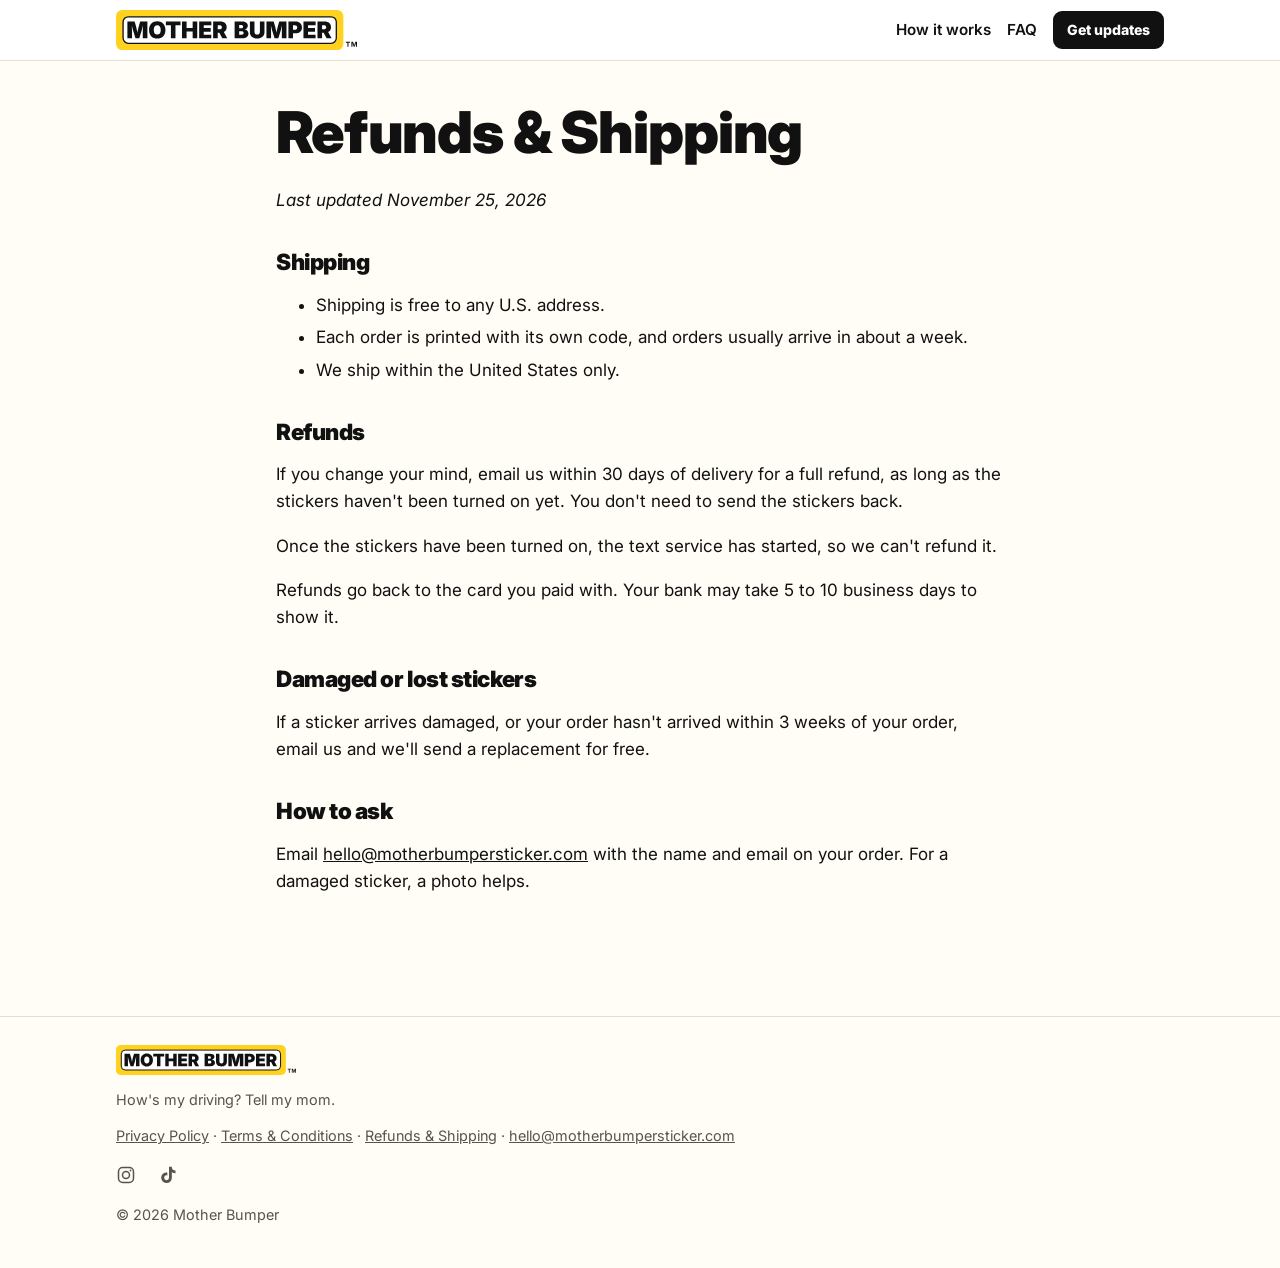
<file: refunds/index.html>
<!doctype html><html lang="en"><head>
<meta charset="utf-8"><meta name="viewport" content="width=device-width,initial-scale=1">
<!-- Google Analytics (GA4). The page address is sent without its "?" part, except ad-campaign tags (utm_ and click IDs). -->
<script async src="https://www.googletagmanager.com/gtag/js?id=G-M8KWBPWG7T"></script>
<script>window.dataLayer=window.dataLayer||[];function gtag(){dataLayer.push(arguments);}gtag('js',new Date());(function(){var q=new URLSearchParams(location.search),k=new URLSearchParams();q.forEach(function(v,n){if(/^(utm_\w+|gclid|gbraid|wbraid|fbclid|ttclid)$/.test(n))k.append(n,v)});var s=k.toString();gtag('config','G-M8KWBPWG7T',{page_location:location.origin+location.pathname+(s?'?'+s:'')})})();</script>
<title>Refunds & Shipping · Mother Bumper</title><meta name="description" content="A big bumper sticker with a QR code. Other drivers scan it and text you a thumbs up or a heads-up about your new driver. $29.99 with 2 years of service, no subscription.">
<link rel="preconnect" href="https://fonts.googleapis.com"><link rel="preconnect" href="https://fonts.gstatic.com" crossorigin>
<link rel="stylesheet" href="https://fonts.googleapis.com/css2?family=Inter:wght@400;500;600;700;800;900&display=swap">
<script>document.documentElement.className+=" js"</script>
<link rel="icon" href="../favicon.svg" type="image/svg+xml"><link rel="icon" href="../favicon-32.png" sizes="32x32"><link rel="apple-touch-icon" href="../apple-touch-icon.png">
<link rel="stylesheet" href="../style.css">
<meta property="og:type" content="website"><meta property="og:site_name" content="Mother Bumper">
<meta property="og:title" content="Refunds &amp; Shipping · Mother Bumper"><meta property="og:description" content="A big bumper sticker with a QR code. Other drivers scan it and text you a thumbs up or a heads-up about your new driver. $29.99 with 2 years of service, no subscription.">
<link rel="canonical" href="https://motherbumpersticker.com/refunds/">
<meta property="og:url" content="https://motherbumpersticker.com/refunds/">
<meta property="og:image" content="https://motherbumpersticker.com/og-image.jpg"><meta property="og:image:width" content="1200"><meta property="og:image:height" content="630">
<meta property="og:image:alt" content="A red car with a yellow Mother Bumper sticker: How's my driving? Tell my mom.">
<meta name="twitter:card" content="summary_large_image">
<style>.prose{max-width:760px;margin:0 auto;padding:40px 16px} .prose h2{font-size:1.4rem;margin-top:1.6em} .prose li{margin:.3em 0}
.shots{display:grid;grid-template-columns:repeat(auto-fit,minmax(260px,1fr));gap:20px;margin:20px 0} .shots figure{margin:0} .shots img{border:1px solid var(--line);border-radius:12px} .shots figcaption{font-size:.9rem;color:var(--muted);margin-top:6px}
.fun{display:grid;grid-template-columns:1fr;gap:20px 48px;align-items:center;padding-top:56px}
@media (min-width:760px){.fun{grid-template-columns:1fr 1fr} .fun.flip>.art{order:2}}
.fun .art{position:relative;max-width:440px;margin:0 auto;width:100%} .fun h2{margin-bottom:.3em} .fun p{font-size:1.08rem}
.fun .aside{color:var(--muted);font-size:.92rem;font-style:italic}
.fun .badge{position:absolute;width:28%;right:5%;bottom:-4%;transform:rotate(12deg)}
img{height:auto} .hero2 h1{font-size:clamp(2.2rem,4.6vw,3.3rem)}
.sec{padding-top:48px;padding-bottom:48px} .wrap.sec.tight-top{padding-top:0} .fun.sec.tight-bottom{padding-bottom:28px} .tight-top .benefits{margin-top:0} .benefits>div{background:#fff!important} section.wrap.sec{padding-top:48px;padding-bottom:48px}
.band-white{background:#fff;border-top:1px solid #eee9da;border-bottom:1px solid #eee9da}
.sub{color:var(--muted);max-width:60ch;margin-top:-4px}
.hero2{background:linear-gradient(180deg,#EAF3FC 0%,#F6F7F3 100%);border-bottom:1px solid #e3e3dc}
.hero2-grid{display:grid;grid-template-columns:1fr;gap:36px;padding-top:56px;padding-bottom:64px;align-items:center}
@media (min-width:900px){.hero2-grid{grid-template-columns:1.05fr 1fr}}
.hero2 .eyebrow{font-weight:800;font-size:.8rem;letter-spacing:.08em;text-transform:uppercase;color:#4c6a8a;margin:0 0 10px}
.hero2 h1 .ul{box-shadow:inset 0 -.22em 0 var(--y)}
.hero2 .lede{font-size:1.18rem;max-width:36ch;color:#2c2c28;margin-bottom:.4em}
.hero2 .lede2{color:var(--muted);max-width:40ch;margin-top:0}
.chips2{list-style:none;padding:0;margin:18px 0 0;display:flex;flex-wrap:wrap;gap:8px}
.chips2 li{background:#fff;border:1.5px solid #dfe3e8;border-radius:999px;padding:6px 12px;font-size:.88rem;font-weight:600}
.soon2{margin:22px 0 8px;font-size:.98rem}
.hero2-art img{transform:rotate(-3deg);border-radius:10px;box-shadow:0 2px 0 rgba(0,0,0,.06),0 24px 50px rgba(30,50,80,.22);max-width:560px;width:100%;margin:0 auto}
.big-cta{font-size:1.08rem;padding:15px 28px;display:none} .js .big-cta{display:inline-block} .js .reveal-form{display:none} .js .reveal.open .reveal-form{display:block} .js .reveal.open .big-cta{display:none}
.hero3 .chips3{margin:22px 0 0}
.signup{display:flex;gap:8px;flex-wrap:wrap;max-width:500px}
.signup input[type=email]{flex:1 1 220px;min-width:0}
.signup .btn{flex:0 0 auto}
.hp{position:absolute;left:-9999px} .sr{position:absolute;width:1px;height:1px;overflow:hidden;clip:rect(0 0 0 0)}
.fine{font-size:.8rem;color:var(--muted);margin:8px 0 0}
.msgs2{display:grid;grid-template-columns:repeat(auto-fit,minmax(280px,1fr));gap:20px;margin:24px 0 18px}
.tag2{font-weight:800;font-size:.8rem;letter-spacing:.06em;text-transform:uppercase;color:var(--muted);margin:0 0 8px}
.bubble2{background:#ECECF0;border-radius:18px 18px 18px 6px;padding:14px 16px;font-size:.95rem;line-height:1.45}
.benefits{display:grid;grid-template-columns:repeat(auto-fit,minmax(240px,1fr));gap:20px;margin:24px 0 18px}
.benefits>div{background:var(--bg);border:1px solid #eee9da;border-radius:16px;padding:22px}
.benefits .dot{display:block;width:14px;height:14px;border-radius:50%;background:var(--y);border:3px solid var(--ink);margin-bottom:12px}
.benefits p{margin:0;color:#3b3a33}
.carmock{margin:24px 0 0} .carmock img{border-radius:16px;width:100%;max-width:900px;margin:0 auto}
.carmock figcaption{text-align:center;font-size:.85rem;color:var(--muted);margin-top:8px}
.choose{margin-top:44px}
.opts{display:grid;grid-template-columns:1fr 1fr;gap:14px;max-width:760px}
.opt{margin:0;background:var(--bg);border:1px solid #eee9da;border-radius:12px;padding:12px} .opt img{border-radius:5px}
.opt figcaption{font-size:.9rem;margin-top:8px}
.price-line{margin-top:18px;font-size:.95rem}
.final{background:var(--ink);color:#fff} .final-in{padding-top:64px;padding-bottom:64px;text-align:center}
.final h2{color:#fff} .final h2::after{content:"";display:block;width:56px;height:6px;background:var(--y);margin:12px auto 0;border-radius:3px}
.final p{color:#d8d8d2} .final .signup{margin:18px auto 0;justify-content:center} .final .btn{background:var(--y);color:var(--ink);border-color:var(--y)} .final .fine{color:#aaa}
.fun.sec{padding-top:48px;padding-bottom:48px}
.hero3{position:relative;color:#fff;background:#3d4a3a url(img/hero-bg.webp) 72% 100%/max(140%,1100px) auto no-repeat;min-height:860px;text-align:center}
.hero3::before{content:"";position:absolute;inset:0;background:linear-gradient(180deg,rgba(10,18,14,.62) 0%,rgba(10,18,14,.45) 38%,rgba(10,18,14,0) 62%)}
.hero3-in{position:relative;padding-top:64px;padding-bottom:40px;max-width:1080px}
.hero3-in>*{max-width:640px;margin-left:auto!important;margin-right:auto!important} .hero3 .chips3{justify-content:center} .hero3 .signup{justify-content:center} .hero3 h1,.hero3 .lede{text-shadow:0 2px 12px rgba(0,0,0,.35)}
.hero3 .eyebrow{font-weight:800;font-size:.8rem;letter-spacing:.1em;text-transform:uppercase;color:#FFE27A;margin:0 0 12px}
.hero3 h1{font-size:clamp(2.3rem,4.4vw,3.3rem);color:#fff;max-width:600px}
.hero3 h1 .ul{box-shadow:inset 0 -.2em 0 rgba(255,210,31,.85)}
.hero3 .lede{font-size:1.2rem;color:#E9EEF4;margin:.2em 0 .8em}
.chips3{list-style:none;padding:0;margin:0 0 20px;display:flex;flex-wrap:wrap;gap:8px}
.chips3 li{background:rgba(255,255,255,.14);border:1px solid rgba(255,255,255,.28);backdrop-filter:blur(4px);border-radius:999px;padding:6px 13px;font-size:.9rem;font-weight:600}
.chips3 li:first-child{background:var(--y);color:var(--ink);border-color:var(--y);font-size:1rem}
.hero3 .btn{background:var(--y);color:var(--ink);border-color:var(--y)}
.hero3 .fine{color:#C9D3DE}
@media (max-width:760px){.hero3{min-height:900px;background-size:255% auto;background-position:62% 100%} .hero3-in{padding-top:36px} .hero3::before{background:linear-gradient(180deg,rgba(10,18,14,.66) 0%,rgba(10,18,14,.5) 45%,rgba(10,18,14,0) 66%)}}
.phones{display:flex;gap:20px;margin:28px -16px 8px;padding:6px 16px 26px;overflow-x:auto;scroll-snap-type:x mandatory;-webkit-overflow-scrolling:touch;scrollbar-width:thin}
.swipe-hint{text-align:center;font-size:.85rem;font-weight:700;color:var(--muted);margin:0 0 14px}
.phone{margin:0;flex:0 0 300px;max-width:82vw;scroll-snap-align:center}
.phone .tag2{text-align:center}
.ph-screen{background:#fff;border:10px solid #16171a;border-radius:42px;padding:0 14px 26px;box-shadow:0 20px 40px rgba(20,30,50,.18);min-height:450px;position:relative}
.ph-screen::before{content:"";display:block;width:90px;height:24px;background:#16171a;border-radius:0 0 14px 14px;margin:0 auto 10px}
.ph-head{display:flex;flex-direction:column;align-items:center;gap:4px;padding-bottom:10px;border-bottom:1px solid #eee}
.ph-av{width:44px;height:44px;border-radius:50%;background:var(--y);color:var(--ink);font-weight:900;font-size:.9rem;display:flex;align-items:center;justify-content:center}
.ph-name{font-size:.78rem;color:#333;font-weight:600}
.ph-time{text-align:center;font-size:.72rem;color:#8a8a8f;margin:12px 0 8px}
.ph-bub{background:#E9E9EB;color:#111;border-radius:20px 20px 20px 6px;padding:10px 14px;font-size:.9rem;line-height:1.38;max-width:88%}
.closeup{position:absolute;left:16px;right:16px;bottom:min(calc(max(28.3vw,222px) - 222px),158px);text-align:center;z-index:1} @media (max-width:760px){.closeup{bottom:calc(33vw - 104px)}}
.closeup img{max-width:620px;width:100%;margin:0 auto;transform:rotate(-2deg);border-radius:8px;box-shadow:0 18px 40px rgba(20,30,40,.28)}
.closeup p{font-size:.85rem;color:var(--muted);margin:14px 0 0}
 #how h2{margin-bottom:24px;max-width:24ch}
@media (max-width:760px){.sec,section.wrap.sec,.fun.sec{padding-top:32px!important;padding-bottom:32px!important} .wrap.sec.tight-top{padding-top:0!important} .fun.sec.tight-bottom{padding-bottom:20px!important}}
.steps li p{margin-bottom:0}
.phone.shot img{width:100%;mix-blend-mode:multiply} @media (min-width:1000px){.phones{justify-content:center} .swipe-hint{display:none}}
.how-grid{display:grid;gap:24px;align-items:center} @media (min-width:860px){.how-grid{grid-template-columns:1.1fr .9fr}}
.steps.steps-col{grid-template-columns:1fr} .how-art img{max-width:400px;width:100%;margin:0 auto}
.phones-wrap{position:relative}
.more-arrow{position:absolute;right:4px;top:42%;width:48px;height:48px;border-radius:50%;border:0;background:var(--y);color:var(--ink);font:inherit;font-size:1.5rem;font-weight:900;box-shadow:0 6px 18px rgba(0,0,0,.25);cursor:pointer;z-index:3}
@media (min-width:1000px){.more-arrow{display:none}}
@media (max-width:760px){.opts{grid-template-columns:1fr 1fr!important;gap:10px!important}}
.cgroup{margin-top:28px} .cgroup h3{font-size:1.25rem;margin-bottom:2px} .cgroup .sub{margin-top:0}
.cta-row{margin:22px 0 0} .cta-row.center{text-align:center;margin:8px 0 14px} #how .cta-row,#stickers .cta-row{text-align:center}
.specs{background:var(--bg);border:1px solid #eee9da;border-radius:16px;padding:20px 22px;margin-top:28px} .specs h3{margin:0 0 8px} .specs ul{margin:0;padding-left:1.1em;display:grid;gap:6px} @media (min-width:760px){.specs ul{grid-template-columns:1fr 1fr;column-gap:28px}}
.closeup .size-note{display:inline-block;font-size:.95rem;color:#fff;font-weight:700;margin:14px auto 0;max-width:560px;background:rgba(10,18,14,.72);padding:8px 14px;border-radius:10px;line-height:1.35}
.big-point{font-size:1.3rem;font-weight:800;margin:0 0 8px}
.sizecmp{margin:18px 0 8px;padding:24px 20px 18px;background:#fff;border:1px solid #eee9da;border-radius:16px;container-type:inline-size}
.sc-row{display:flex;align-items:flex-end;justify-content:center;gap:5.3%}
.sc-sticker{width:51.8%} .sc-plate{width:42.9%}
.sc-sticker img{width:100%;aspect-ratio:14.5/4;border-radius:3px;box-shadow:0 4px 14px rgba(0,0,0,.15)}
.plate{width:100%;aspect-ratio:12/6;background:#eef1f3;border:3px solid #68727a;border-radius:6%/12%;display:flex;flex-direction:column;align-items:center;justify-content:center;box-sizing:border-box}
.pl-state{font-weight:800;letter-spacing:.2em;color:#3E7BD6;font-size:max(9px,1.4cqw)} .pl-num{font-weight:900;letter-spacing:.06em;color:#36414a;font-size:max(14px,3.2cqw)}
.sc-dim{position:relative;margin-top:10px;border-top:2px solid #111;text-align:center} .sc-dim::before,.sc-dim::after{content:"";position:absolute;top:-8px;width:2px;height:14px;background:#111} .sc-dim::before{left:0} .sc-dim::after{right:0}
.sc-dim span{display:inline-block;font-weight:700;font-size:.9rem;margin-top:4px}
.sc-label{text-align:center;font-weight:800;margin:4px 0 0;font-size:1rem} .sc-label small{font-weight:500;color:var(--muted)}
.sizecmp figcaption{text-align:center;font-weight:600;margin-top:16px;font-size:.98rem}
@media (max-width:640px){.sc-row{flex-direction:column;align-items:flex-start;gap:22px} .sc-sticker{width:100%} .sc-plate{width:82.76%} .sizecmp{padding:20px 14px 16px}}
.founder{padding:8px 0 44px} .founder p{max-width:560px;margin:0 auto;text-align:center;font-style:italic;font-size:1.05rem;color:#4a4943} .founder p::before{content:'';display:block;width:40px;height:2px;background:var(--y);margin:0 auto 16px}
.social{display:flex;gap:14px;margin:10px 0 10px -4px}.social a{color:var(--muted);display:inline-flex;padding:4px;border-radius:6px}.social a:hover{color:var(--ink)}.social svg{display:block}
.photo{border-radius:14px;box-shadow:0 10px 30px rgba(0,0,0,.14);display:block} .fun .art.art-photo{max-width:560px} .how-art img.photo{max-width:480px}
.size-pair{display:block;grid-template-columns:1fr;gap:18px;align-items:center;margin:18px 0 8px} .size-pair .sizecmp{margin:0} .size-photo{width:100%}
@media (min-width:900px){.size-pair{grid-template-columns:3fr 2fr}}
.hero4{background:#dfeaf3 url(img/hero-wide.webp) left center/cover no-repeat;min-height:640px;display:flex;align-items:center}
.hero4::before{background:linear-gradient(90deg,rgba(14,18,24,0) 38%,rgba(14,18,24,.5) 58%,rgba(14,18,24,.72) 100%)}
.hero4 .hero3-in{padding-top:56px;padding-bottom:56px;width:100%;max-width:1180px}
.hero4 .hero3-in>*{max-width:470px;margin-left:auto!important;margin-right:0!important;text-align:left}
.hero4 .chips3,.hero4 .signup{justify-content:flex-start}
.hero4 h1{font-size:clamp(2.2rem,3.8vw,3.1rem)}
.hero4-photo{display:none}
.size-note4{font-size:.76rem;font-style:italic;line-height:1.4;color:#D5DDE5;margin-top:14px!important;text-shadow:0 1px 6px rgba(0,0,0,.5)}
@media (max-width:860px){.hero4{display:block;background:linear-gradient(180deg,#E3F0FA 0%,#F4F9FD 100%);min-height:0;color:var(--ink)} .hero4::before{display:none} .hero4 h1{color:var(--ink)} .hero4 h1,.hero4 .lede{text-shadow:none} .hero4 .lede{color:#33414d} .hero4 .eyebrow{color:#3c5a73} .hero4 .chips3 li{background:#fff;border-color:#cddbe6;color:var(--ink);backdrop-filter:none} .hero4 .chips3 li:first-child{background:var(--y);border-color:var(--y)} .hero4 .size-note4{color:var(--muted);text-shadow:none} .hero4 .fine{color:var(--muted)}
.hero4 .hero3-in>.hero4-photo{display:block;height:min(100vw,440px);background:url(img/hero-phone.webp) 30% 50%/cover no-repeat;margin:4px -16px 22px -16px!important;max-width:none}
.hero4 .hero3-in{padding-top:26px;padding-bottom:34px} .hero4 .hero3-in>*{max-width:none;margin-left:0!important}}
.soon{background:var(--y-soft);border:2px solid var(--ink);border-radius:14px;padding:18px 20px;margin-top:20px}</style>
</head><body>
<header class="top"><div class="wrap"><a href="../" class="home"><img src="../img/logo.svg" alt="Mother Bumper" class="logo" width="241" height="40"></a>
<nav><a href="../#how">How it works</a><a href="../#faq">FAQ</a><a href="../#updates" class="btn sm">Get updates</a></nav></div></header>
<main><div class="prose">
<h1>Refunds &amp; Shipping</h1>
<p><i>Last updated November 25, 2026</i></p>

<h2>Shipping</h2>
<ul>
<li>Shipping is free to any U.S. address.</li>
<li>Each order is printed with its own code, and orders usually arrive in about a week.</li>
<li>We ship within the United States only.</li>
</ul>

<h2>Refunds</h2>
<p>If you change your mind, email us within 30 days of delivery for a full refund, as long as the stickers haven't been turned on yet. You don't need to send the stickers back.</p>
<p>Once the stickers have been turned on, the text service has started, so we can't refund it.</p>
<p>Refunds go back to the card you paid with. Your bank may take 5 to 10 business days to show it.</p>

<h2>Damaged or lost stickers</h2>
<p>If a sticker arrives damaged, or your order hasn't arrived within 3 weeks of your order, email us and we'll send a replacement for free.</p>

<h2>How to ask</h2>
<p>Email <a href="mailto:hello@motherbumpersticker.com">hello@motherbumpersticker.com</a> with the name and email on your order. For a damaged sticker, a photo helps.</p>
</div></main>
<footer><div class="wrap"><img src="../img/logo.svg" alt="Mother Bumper" width="181" height="30" style="display:block;height:30px;width:auto;margin:0 0 6px"><p>How's my driving? Tell my mom.</p>
<p><a href="../privacy/">Privacy Policy</a> · <a href="../terms/">Terms &amp; Conditions</a> · <a href="../refunds/">Refunds &amp; Shipping</a> · <a href="mailto:hello@motherbumpersticker.com">hello@motherbumpersticker.com</a></p>
<p class="social"><a href="https://www.instagram.com/motherbumpersticker/" aria-label="Mother Bumper on Instagram" target="_blank" rel="noopener"><svg viewBox="0 0 24 24" width="20" height="20" aria-hidden="true" fill="none" stroke="currentColor" stroke-width="1.8"><rect x="3" y="3" width="18" height="18" rx="5"/><circle cx="12" cy="12" r="4.2"/><circle cx="17.4" cy="6.6" r="1.1" fill="currentColor" stroke="none"/></svg></a><a href="https://www.tiktok.com/@motherbumpersticker" aria-label="Mother Bumper on TikTok" target="_blank" rel="noopener"><svg viewBox="0 0 24 24" width="20" height="20" aria-hidden="true" fill="currentColor"><path d="M16.6 2h-3.4v13.3a2.9 2.9 0 1 1-2.9-2.9c.3 0 .6 0 .9.1V9a6.4 6.4 0 1 0 5.4 6.3V8.6a8 8 0 0 0 4.4 1.4V6.6a4.5 4.5 0 0 1-4.4-4.6z"/></svg></a></p>
<p>&copy; 2026 Mother Bumper</p></div></footer>
</body></html>
</file>
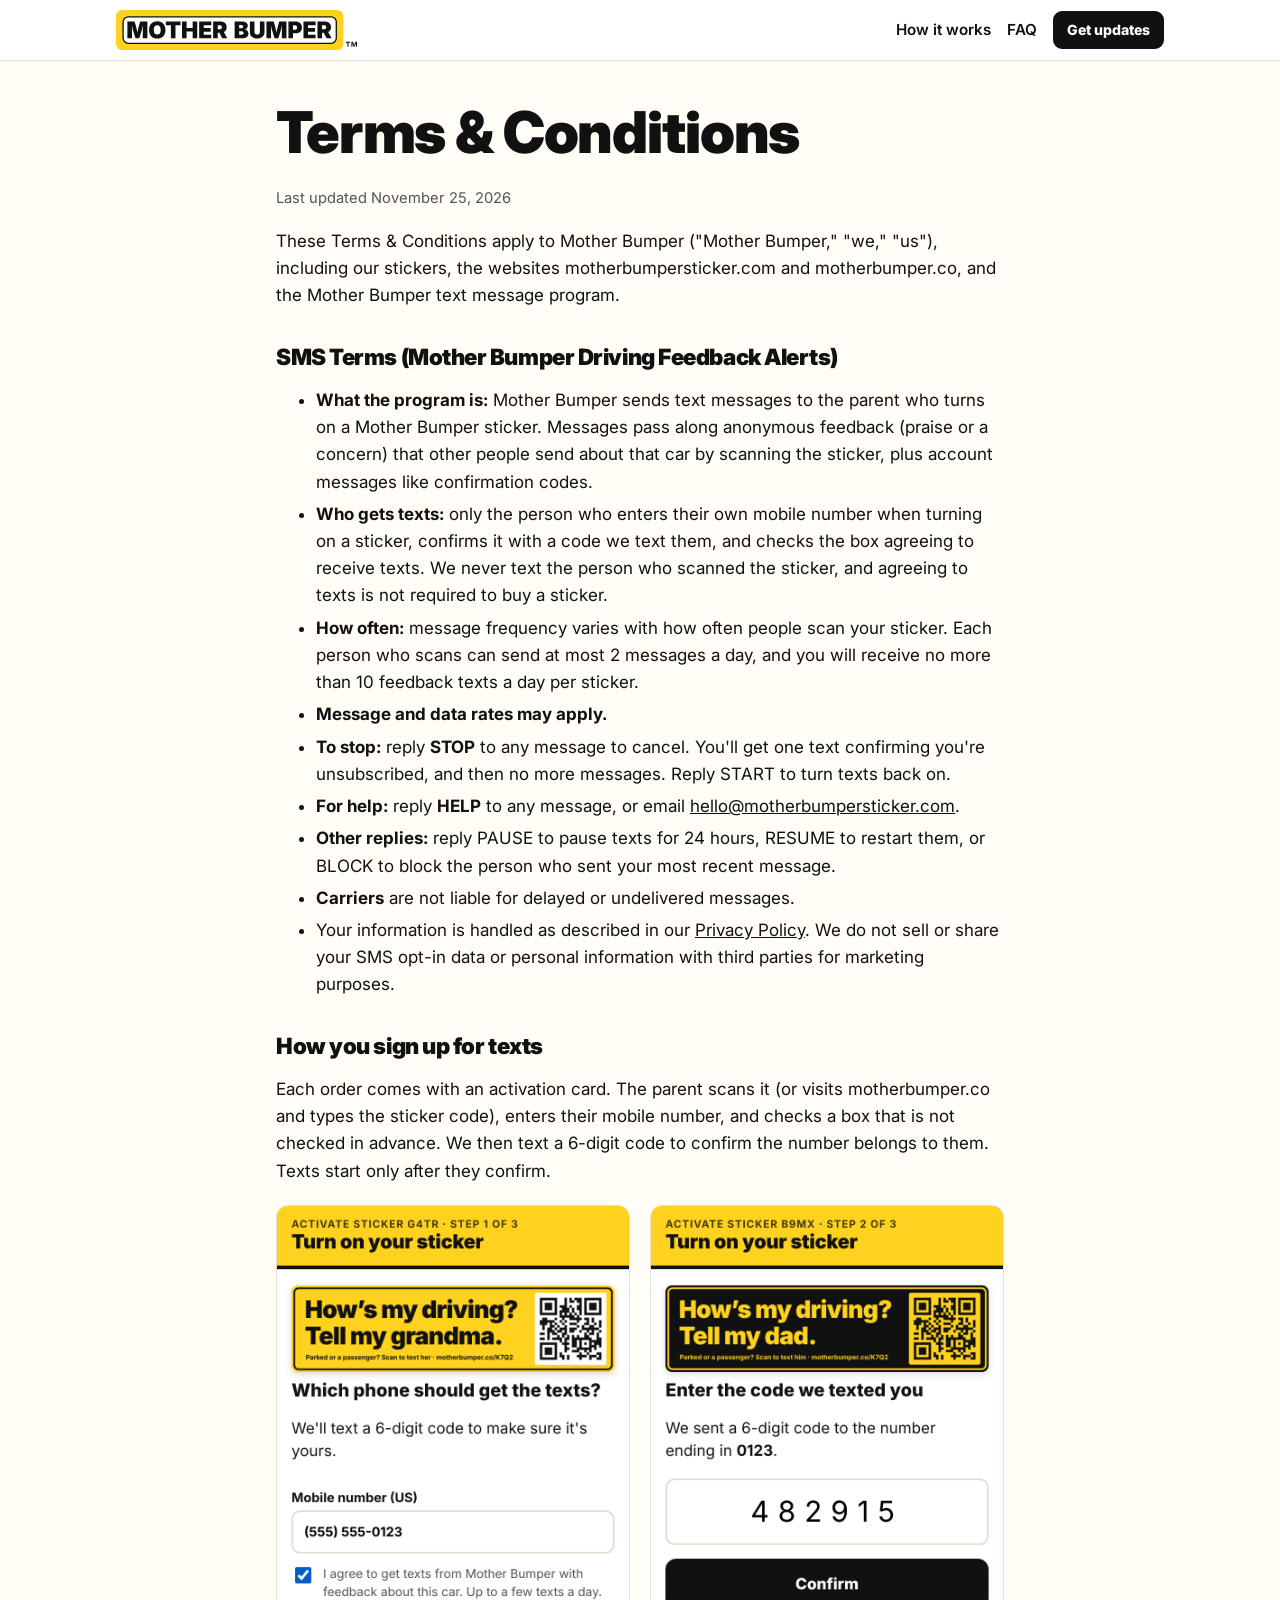
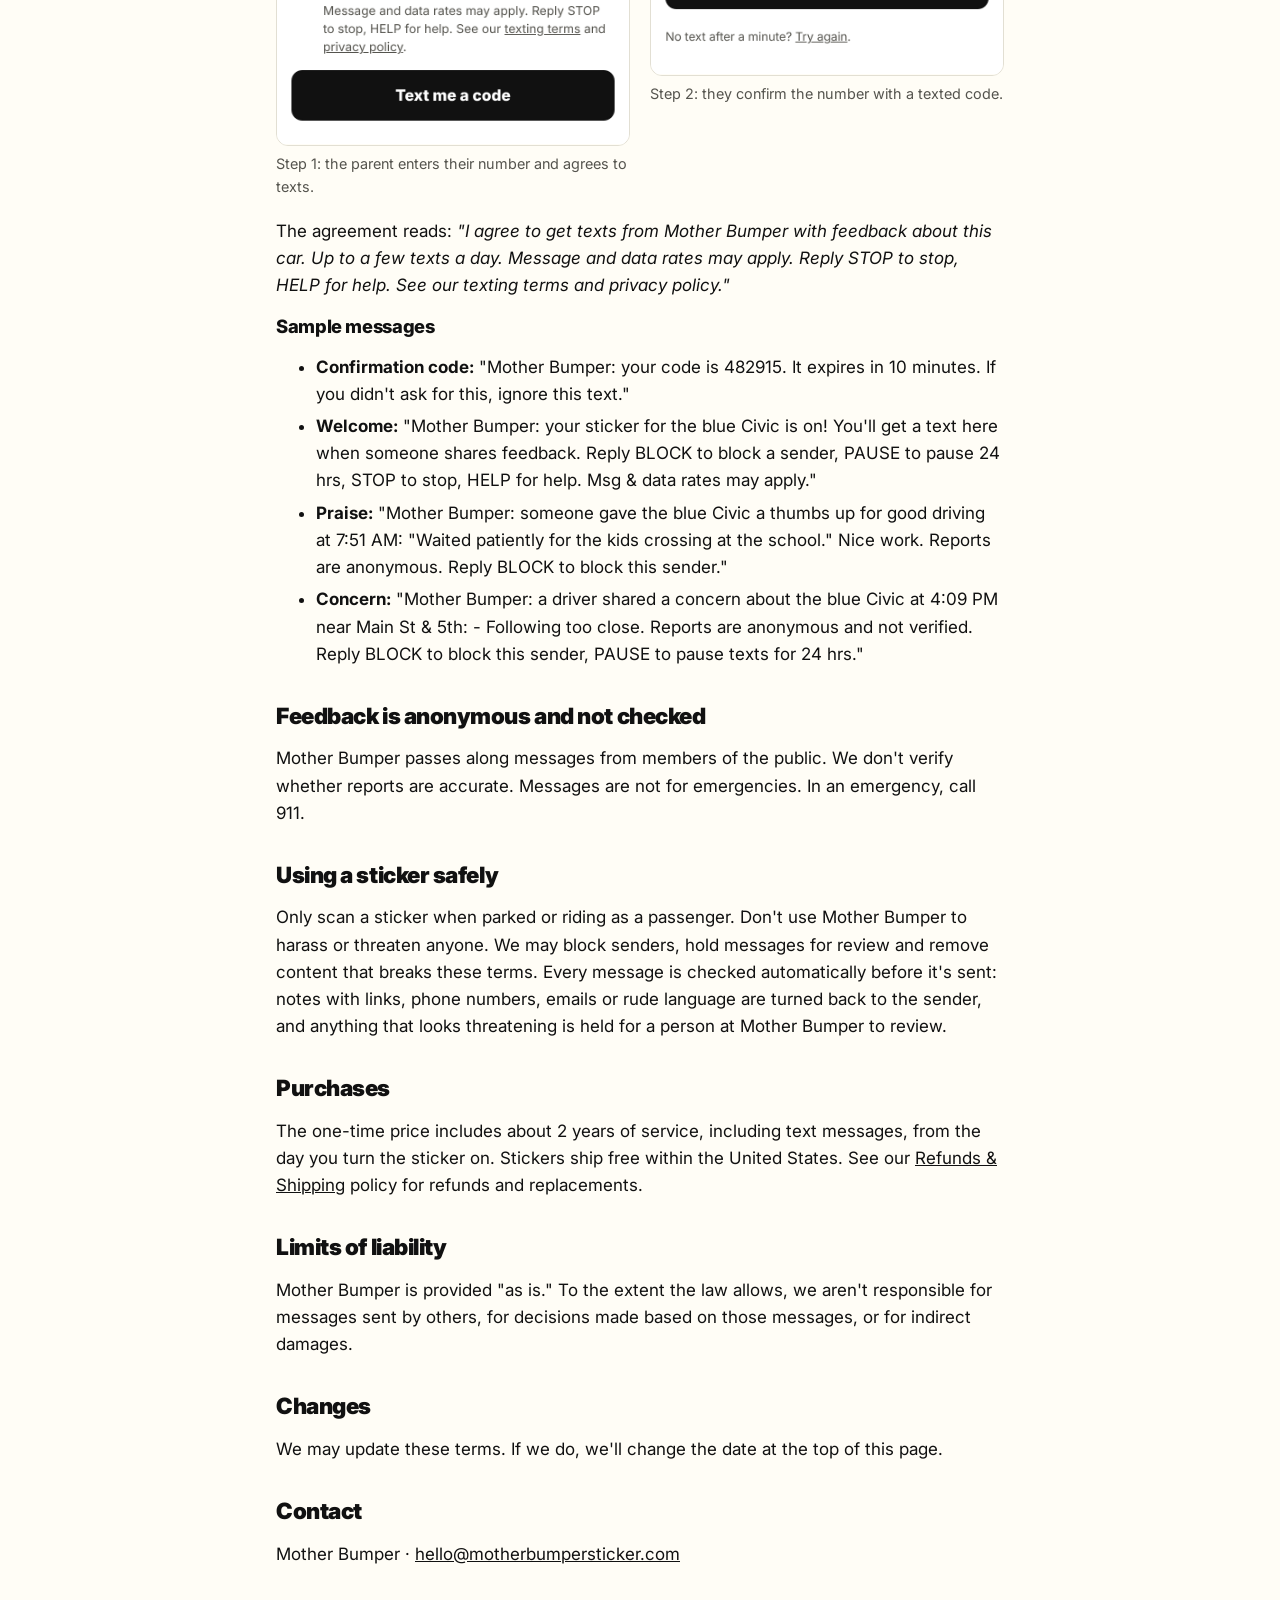
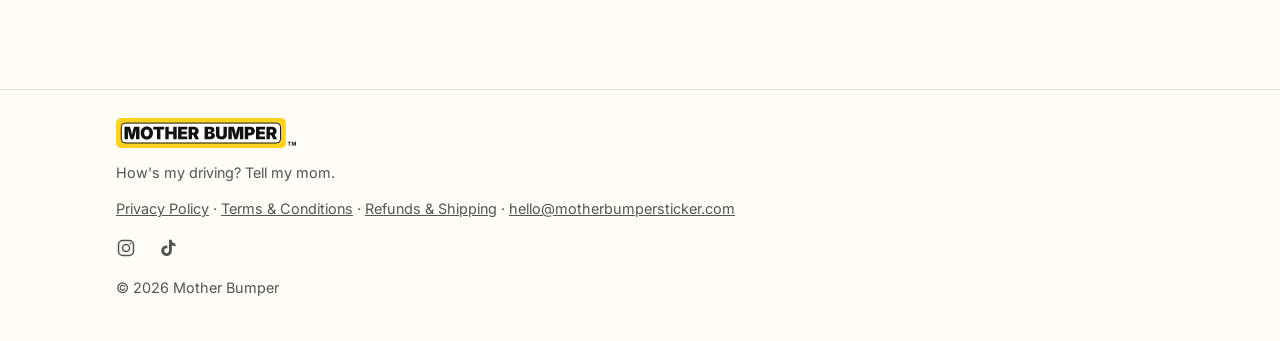
<file: terms/index.html>
<!doctype html><html lang="en"><head>
<meta charset="utf-8"><meta name="viewport" content="width=device-width,initial-scale=1">
<!-- Google Analytics (GA4). The page address is sent without its "?" part, except ad-campaign tags (utm_ and click IDs). -->
<script async src="https://www.googletagmanager.com/gtag/js?id=G-M8KWBPWG7T"></script>
<script>window.dataLayer=window.dataLayer||[];function gtag(){dataLayer.push(arguments);}gtag('js',new Date());(function(){var q=new URLSearchParams(location.search),k=new URLSearchParams();q.forEach(function(v,n){if(/^(utm_\w+|gclid|gbraid|wbraid|fbclid|ttclid)$/.test(n))k.append(n,v)});var s=k.toString();gtag('config','G-M8KWBPWG7T',{page_location:location.origin+location.pathname+(s?'?'+s:'')})})();</script>
<title>Terms & Conditions · Mother Bumper</title><meta name="description" content="A big bumper sticker with a QR code. Other drivers scan it and text you a thumbs up or a heads-up about your new driver. $29.99 with 2 years of service, no subscription.">
<link rel="preconnect" href="https://fonts.googleapis.com"><link rel="preconnect" href="https://fonts.gstatic.com" crossorigin>
<link rel="stylesheet" href="https://fonts.googleapis.com/css2?family=Inter:wght@400;500;600;700;800;900&display=swap">
<script>document.documentElement.className+=" js"</script>
<link rel="icon" href="../favicon.svg" type="image/svg+xml"><link rel="icon" href="../favicon-32.png" sizes="32x32"><link rel="apple-touch-icon" href="../apple-touch-icon.png">
<link rel="stylesheet" href="../style.css">
<meta property="og:type" content="website"><meta property="og:site_name" content="Mother Bumper">
<meta property="og:title" content="Terms &amp; Conditions · Mother Bumper"><meta property="og:description" content="A big bumper sticker with a QR code. Other drivers scan it and text you a thumbs up or a heads-up about your new driver. $29.99 with 2 years of service, no subscription.">
<link rel="canonical" href="https://motherbumpersticker.com/terms/">
<meta property="og:url" content="https://motherbumpersticker.com/terms/">
<meta property="og:image" content="https://motherbumpersticker.com/og-image.jpg"><meta property="og:image:width" content="1200"><meta property="og:image:height" content="630">
<meta property="og:image:alt" content="A red car with a yellow Mother Bumper sticker: How's my driving? Tell my mom.">
<meta name="twitter:card" content="summary_large_image">
<style>.prose{max-width:760px;margin:0 auto;padding:40px 16px} .prose h2{font-size:1.4rem;margin-top:1.6em} .prose li{margin:.3em 0}
.shots{display:grid;grid-template-columns:repeat(auto-fit,minmax(260px,1fr));gap:20px;margin:20px 0} .shots figure{margin:0} .shots img{border:1px solid var(--line);border-radius:12px} .shots figcaption{font-size:.9rem;color:var(--muted);margin-top:6px}
.fun{display:grid;grid-template-columns:1fr;gap:20px 48px;align-items:center;padding-top:56px}
@media (min-width:760px){.fun{grid-template-columns:1fr 1fr} .fun.flip>.art{order:2}}
.fun .art{position:relative;max-width:440px;margin:0 auto;width:100%} .fun h2{margin-bottom:.3em} .fun p{font-size:1.08rem}
.fun .aside{color:var(--muted);font-size:.92rem;font-style:italic}
.fun .badge{position:absolute;width:28%;right:5%;bottom:-4%;transform:rotate(12deg)}
img{height:auto} .hero2 h1{font-size:clamp(2.2rem,4.6vw,3.3rem)}
.sec{padding-top:48px;padding-bottom:48px} .wrap.sec.tight-top{padding-top:0} .fun.sec.tight-bottom{padding-bottom:28px} .tight-top .benefits{margin-top:0} .benefits>div{background:#fff!important} section.wrap.sec{padding-top:48px;padding-bottom:48px}
.band-white{background:#fff;border-top:1px solid #eee9da;border-bottom:1px solid #eee9da}
.sub{color:var(--muted);max-width:60ch;margin-top:-4px}
.hero2{background:linear-gradient(180deg,#EAF3FC 0%,#F6F7F3 100%);border-bottom:1px solid #e3e3dc}
.hero2-grid{display:grid;grid-template-columns:1fr;gap:36px;padding-top:56px;padding-bottom:64px;align-items:center}
@media (min-width:900px){.hero2-grid{grid-template-columns:1.05fr 1fr}}
.hero2 .eyebrow{font-weight:800;font-size:.8rem;letter-spacing:.08em;text-transform:uppercase;color:#4c6a8a;margin:0 0 10px}
.hero2 h1 .ul{box-shadow:inset 0 -.22em 0 var(--y)}
.hero2 .lede{font-size:1.18rem;max-width:36ch;color:#2c2c28;margin-bottom:.4em}
.hero2 .lede2{color:var(--muted);max-width:40ch;margin-top:0}
.chips2{list-style:none;padding:0;margin:18px 0 0;display:flex;flex-wrap:wrap;gap:8px}
.chips2 li{background:#fff;border:1.5px solid #dfe3e8;border-radius:999px;padding:6px 12px;font-size:.88rem;font-weight:600}
.soon2{margin:22px 0 8px;font-size:.98rem}
.hero2-art img{transform:rotate(-3deg);border-radius:10px;box-shadow:0 2px 0 rgba(0,0,0,.06),0 24px 50px rgba(30,50,80,.22);max-width:560px;width:100%;margin:0 auto}
.big-cta{font-size:1.08rem;padding:15px 28px;display:none} .js .big-cta{display:inline-block} .js .reveal-form{display:none} .js .reveal.open .reveal-form{display:block} .js .reveal.open .big-cta{display:none}
.hero3 .chips3{margin:22px 0 0}
.signup{display:flex;gap:8px;flex-wrap:wrap;max-width:500px}
.signup input[type=email]{flex:1 1 220px;min-width:0}
.signup .btn{flex:0 0 auto}
.hp{position:absolute;left:-9999px} .sr{position:absolute;width:1px;height:1px;overflow:hidden;clip:rect(0 0 0 0)}
.fine{font-size:.8rem;color:var(--muted);margin:8px 0 0}
.msgs2{display:grid;grid-template-columns:repeat(auto-fit,minmax(280px,1fr));gap:20px;margin:24px 0 18px}
.tag2{font-weight:800;font-size:.8rem;letter-spacing:.06em;text-transform:uppercase;color:var(--muted);margin:0 0 8px}
.bubble2{background:#ECECF0;border-radius:18px 18px 18px 6px;padding:14px 16px;font-size:.95rem;line-height:1.45}
.benefits{display:grid;grid-template-columns:repeat(auto-fit,minmax(240px,1fr));gap:20px;margin:24px 0 18px}
.benefits>div{background:var(--bg);border:1px solid #eee9da;border-radius:16px;padding:22px}
.benefits .dot{display:block;width:14px;height:14px;border-radius:50%;background:var(--y);border:3px solid var(--ink);margin-bottom:12px}
.benefits p{margin:0;color:#3b3a33}
.carmock{margin:24px 0 0} .carmock img{border-radius:16px;width:100%;max-width:900px;margin:0 auto}
.carmock figcaption{text-align:center;font-size:.85rem;color:var(--muted);margin-top:8px}
.choose{margin-top:44px}
.opts{display:grid;grid-template-columns:1fr 1fr;gap:14px;max-width:760px}
.opt{margin:0;background:var(--bg);border:1px solid #eee9da;border-radius:12px;padding:12px} .opt img{border-radius:5px}
.opt figcaption{font-size:.9rem;margin-top:8px}
.price-line{margin-top:18px;font-size:.95rem}
.final{background:var(--ink);color:#fff} .final-in{padding-top:64px;padding-bottom:64px;text-align:center}
.final h2{color:#fff} .final h2::after{content:"";display:block;width:56px;height:6px;background:var(--y);margin:12px auto 0;border-radius:3px}
.final p{color:#d8d8d2} .final .signup{margin:18px auto 0;justify-content:center} .final .btn{background:var(--y);color:var(--ink);border-color:var(--y)} .final .fine{color:#aaa}
.fun.sec{padding-top:48px;padding-bottom:48px}
.hero3{position:relative;color:#fff;background:#3d4a3a url(img/hero-bg.webp) 72% 100%/max(140%,1100px) auto no-repeat;min-height:860px;text-align:center}
.hero3::before{content:"";position:absolute;inset:0;background:linear-gradient(180deg,rgba(10,18,14,.62) 0%,rgba(10,18,14,.45) 38%,rgba(10,18,14,0) 62%)}
.hero3-in{position:relative;padding-top:64px;padding-bottom:40px;max-width:1080px}
.hero3-in>*{max-width:640px;margin-left:auto!important;margin-right:auto!important} .hero3 .chips3{justify-content:center} .hero3 .signup{justify-content:center} .hero3 h1,.hero3 .lede{text-shadow:0 2px 12px rgba(0,0,0,.35)}
.hero3 .eyebrow{font-weight:800;font-size:.8rem;letter-spacing:.1em;text-transform:uppercase;color:#FFE27A;margin:0 0 12px}
.hero3 h1{font-size:clamp(2.3rem,4.4vw,3.3rem);color:#fff;max-width:600px}
.hero3 h1 .ul{box-shadow:inset 0 -.2em 0 rgba(255,210,31,.85)}
.hero3 .lede{font-size:1.2rem;color:#E9EEF4;margin:.2em 0 .8em}
.chips3{list-style:none;padding:0;margin:0 0 20px;display:flex;flex-wrap:wrap;gap:8px}
.chips3 li{background:rgba(255,255,255,.14);border:1px solid rgba(255,255,255,.28);backdrop-filter:blur(4px);border-radius:999px;padding:6px 13px;font-size:.9rem;font-weight:600}
.chips3 li:first-child{background:var(--y);color:var(--ink);border-color:var(--y);font-size:1rem}
.hero3 .btn{background:var(--y);color:var(--ink);border-color:var(--y)}
.hero3 .fine{color:#C9D3DE}
@media (max-width:760px){.hero3{min-height:900px;background-size:255% auto;background-position:62% 100%} .hero3-in{padding-top:36px} .hero3::before{background:linear-gradient(180deg,rgba(10,18,14,.66) 0%,rgba(10,18,14,.5) 45%,rgba(10,18,14,0) 66%)}}
.phones{display:flex;gap:20px;margin:28px -16px 8px;padding:6px 16px 26px;overflow-x:auto;scroll-snap-type:x mandatory;-webkit-overflow-scrolling:touch;scrollbar-width:thin}
.swipe-hint{text-align:center;font-size:.85rem;font-weight:700;color:var(--muted);margin:0 0 14px}
.phone{margin:0;flex:0 0 300px;max-width:82vw;scroll-snap-align:center}
.phone .tag2{text-align:center}
.ph-screen{background:#fff;border:10px solid #16171a;border-radius:42px;padding:0 14px 26px;box-shadow:0 20px 40px rgba(20,30,50,.18);min-height:450px;position:relative}
.ph-screen::before{content:"";display:block;width:90px;height:24px;background:#16171a;border-radius:0 0 14px 14px;margin:0 auto 10px}
.ph-head{display:flex;flex-direction:column;align-items:center;gap:4px;padding-bottom:10px;border-bottom:1px solid #eee}
.ph-av{width:44px;height:44px;border-radius:50%;background:var(--y);color:var(--ink);font-weight:900;font-size:.9rem;display:flex;align-items:center;justify-content:center}
.ph-name{font-size:.78rem;color:#333;font-weight:600}
.ph-time{text-align:center;font-size:.72rem;color:#8a8a8f;margin:12px 0 8px}
.ph-bub{background:#E9E9EB;color:#111;border-radius:20px 20px 20px 6px;padding:10px 14px;font-size:.9rem;line-height:1.38;max-width:88%}
.closeup{position:absolute;left:16px;right:16px;bottom:min(calc(max(28.3vw,222px) - 222px),158px);text-align:center;z-index:1} @media (max-width:760px){.closeup{bottom:calc(33vw - 104px)}}
.closeup img{max-width:620px;width:100%;margin:0 auto;transform:rotate(-2deg);border-radius:8px;box-shadow:0 18px 40px rgba(20,30,40,.28)}
.closeup p{font-size:.85rem;color:var(--muted);margin:14px 0 0}
 #how h2{margin-bottom:24px;max-width:24ch}
@media (max-width:760px){.sec,section.wrap.sec,.fun.sec{padding-top:32px!important;padding-bottom:32px!important} .wrap.sec.tight-top{padding-top:0!important} .fun.sec.tight-bottom{padding-bottom:20px!important}}
.steps li p{margin-bottom:0}
.phone.shot img{width:100%;mix-blend-mode:multiply} @media (min-width:1000px){.phones{justify-content:center} .swipe-hint{display:none}}
.how-grid{display:grid;gap:24px;align-items:center} @media (min-width:860px){.how-grid{grid-template-columns:1.1fr .9fr}}
.steps.steps-col{grid-template-columns:1fr} .how-art img{max-width:400px;width:100%;margin:0 auto}
.phones-wrap{position:relative}
.more-arrow{position:absolute;right:4px;top:42%;width:48px;height:48px;border-radius:50%;border:0;background:var(--y);color:var(--ink);font:inherit;font-size:1.5rem;font-weight:900;box-shadow:0 6px 18px rgba(0,0,0,.25);cursor:pointer;z-index:3}
@media (min-width:1000px){.more-arrow{display:none}}
@media (max-width:760px){.opts{grid-template-columns:1fr 1fr!important;gap:10px!important}}
.cgroup{margin-top:28px} .cgroup h3{font-size:1.25rem;margin-bottom:2px} .cgroup .sub{margin-top:0}
.cta-row{margin:22px 0 0} .cta-row.center{text-align:center;margin:8px 0 14px} #how .cta-row,#stickers .cta-row{text-align:center}
.specs{background:var(--bg);border:1px solid #eee9da;border-radius:16px;padding:20px 22px;margin-top:28px} .specs h3{margin:0 0 8px} .specs ul{margin:0;padding-left:1.1em;display:grid;gap:6px} @media (min-width:760px){.specs ul{grid-template-columns:1fr 1fr;column-gap:28px}}
.closeup .size-note{display:inline-block;font-size:.95rem;color:#fff;font-weight:700;margin:14px auto 0;max-width:560px;background:rgba(10,18,14,.72);padding:8px 14px;border-radius:10px;line-height:1.35}
.big-point{font-size:1.3rem;font-weight:800;margin:0 0 8px}
.sizecmp{margin:18px 0 8px;padding:24px 20px 18px;background:#fff;border:1px solid #eee9da;border-radius:16px;container-type:inline-size}
.sc-row{display:flex;align-items:flex-end;justify-content:center;gap:5.3%}
.sc-sticker{width:51.8%} .sc-plate{width:42.9%}
.sc-sticker img{width:100%;aspect-ratio:14.5/4;border-radius:3px;box-shadow:0 4px 14px rgba(0,0,0,.15)}
.plate{width:100%;aspect-ratio:12/6;background:#eef1f3;border:3px solid #68727a;border-radius:6%/12%;display:flex;flex-direction:column;align-items:center;justify-content:center;box-sizing:border-box}
.pl-state{font-weight:800;letter-spacing:.2em;color:#3E7BD6;font-size:max(9px,1.4cqw)} .pl-num{font-weight:900;letter-spacing:.06em;color:#36414a;font-size:max(14px,3.2cqw)}
.sc-dim{position:relative;margin-top:10px;border-top:2px solid #111;text-align:center} .sc-dim::before,.sc-dim::after{content:"";position:absolute;top:-8px;width:2px;height:14px;background:#111} .sc-dim::before{left:0} .sc-dim::after{right:0}
.sc-dim span{display:inline-block;font-weight:700;font-size:.9rem;margin-top:4px}
.sc-label{text-align:center;font-weight:800;margin:4px 0 0;font-size:1rem} .sc-label small{font-weight:500;color:var(--muted)}
.sizecmp figcaption{text-align:center;font-weight:600;margin-top:16px;font-size:.98rem}
@media (max-width:640px){.sc-row{flex-direction:column;align-items:flex-start;gap:22px} .sc-sticker{width:100%} .sc-plate{width:82.76%} .sizecmp{padding:20px 14px 16px}}
.founder{padding:8px 0 44px} .founder p{max-width:560px;margin:0 auto;text-align:center;font-style:italic;font-size:1.05rem;color:#4a4943} .founder p::before{content:'';display:block;width:40px;height:2px;background:var(--y);margin:0 auto 16px}
.social{display:flex;gap:14px;margin:10px 0 10px -4px}.social a{color:var(--muted);display:inline-flex;padding:4px;border-radius:6px}.social a:hover{color:var(--ink)}.social svg{display:block}
.photo{border-radius:14px;box-shadow:0 10px 30px rgba(0,0,0,.14);display:block} .fun .art.art-photo{max-width:560px} .how-art img.photo{max-width:480px}
.size-pair{display:block;grid-template-columns:1fr;gap:18px;align-items:center;margin:18px 0 8px} .size-pair .sizecmp{margin:0} .size-photo{width:100%}
@media (min-width:900px){.size-pair{grid-template-columns:3fr 2fr}}
.hero4{background:#dfeaf3 url(img/hero-wide.webp) left center/cover no-repeat;min-height:640px;display:flex;align-items:center}
.hero4::before{background:linear-gradient(90deg,rgba(14,18,24,0) 38%,rgba(14,18,24,.5) 58%,rgba(14,18,24,.72) 100%)}
.hero4 .hero3-in{padding-top:56px;padding-bottom:56px;width:100%;max-width:1180px}
.hero4 .hero3-in>*{max-width:470px;margin-left:auto!important;margin-right:0!important;text-align:left}
.hero4 .chips3,.hero4 .signup{justify-content:flex-start}
.hero4 h1{font-size:clamp(2.2rem,3.8vw,3.1rem)}
.hero4-photo{display:none}
.size-note4{font-size:.76rem;font-style:italic;line-height:1.4;color:#D5DDE5;margin-top:14px!important;text-shadow:0 1px 6px rgba(0,0,0,.5)}
@media (max-width:860px){.hero4{display:block;background:linear-gradient(180deg,#E3F0FA 0%,#F4F9FD 100%);min-height:0;color:var(--ink)} .hero4::before{display:none} .hero4 h1{color:var(--ink)} .hero4 h1,.hero4 .lede{text-shadow:none} .hero4 .lede{color:#33414d} .hero4 .eyebrow{color:#3c5a73} .hero4 .chips3 li{background:#fff;border-color:#cddbe6;color:var(--ink);backdrop-filter:none} .hero4 .chips3 li:first-child{background:var(--y);border-color:var(--y)} .hero4 .size-note4{color:var(--muted);text-shadow:none} .hero4 .fine{color:var(--muted)}
.hero4 .hero3-in>.hero4-photo{display:block;height:min(100vw,440px);background:url(img/hero-phone.webp) 30% 50%/cover no-repeat;margin:4px -16px 22px -16px!important;max-width:none}
.hero4 .hero3-in{padding-top:26px;padding-bottom:34px} .hero4 .hero3-in>*{max-width:none;margin-left:0!important}}
.soon{background:var(--y-soft);border:2px solid var(--ink);border-radius:14px;padding:18px 20px;margin-top:20px}</style>
</head><body>
<header class="top"><div class="wrap"><a href="../" class="home"><img src="../img/logo.svg" alt="Mother Bumper" class="logo" width="241" height="40"></a>
<nav><a href="../#how">How it works</a><a href="../#faq">FAQ</a><a href="../#updates" class="btn sm">Get updates</a></nav></div></header>
<main><div class="prose">
<h1>Terms &amp; Conditions</h1>
<p class="small">Last updated November 25, 2026</p>
<p>These Terms &amp; Conditions apply to Mother Bumper ("Mother Bumper," "we," "us"), including our stickers, the websites motherbumpersticker.com and motherbumper.co, and the Mother Bumper text message program.</p>

<h2 id="sms">SMS Terms (Mother Bumper Driving Feedback Alerts)</h2>
<ul>
<li><b>What the program is:</b> Mother Bumper sends text messages to the parent who turns on a Mother Bumper sticker. Messages pass along anonymous feedback (praise or a concern) that other people send about that car by scanning the sticker, plus account messages like confirmation codes.</li>
<li><b>Who gets texts:</b> only the person who enters their own mobile number when turning on a sticker, confirms it with a code we text them, and checks the box agreeing to receive texts. We never text the person who scanned the sticker, and agreeing to texts is not required to buy a sticker.</li>
<li><b>How often:</b> message frequency varies with how often people scan your sticker. Each person who scans can send at most 2 messages a day, and you will receive no more than 10 feedback texts a day per sticker.</li>
<li><b>Message and data rates may apply.</b></li>
<li><b>To stop:</b> reply <b>STOP</b> to any message to cancel. You'll get one text confirming you're unsubscribed, and then no more messages. Reply START to turn texts back on.</li>
<li><b>For help:</b> reply <b>HELP</b> to any message, or email <a href="mailto:hello@motherbumpersticker.com">hello@motherbumpersticker.com</a>.</li>
<li><b>Other replies:</b> reply PAUSE to pause texts for 24 hours, RESUME to restart them, or BLOCK to block the person who sent your most recent message.</li>
<li><b>Carriers</b> are not liable for delayed or undelivered messages.</li>
<li>Your information is handled as described in our <a href="../privacy/">Privacy Policy</a>. We do not sell or share your SMS opt-in data or personal information with third parties for marketing purposes.</li>
</ul>
<h2 id="opt-in">How you sign up for texts</h2>
<p>Each order comes with an activation card. The parent scans it (or visits motherbumper.co and types the sticker code), enters their mobile number, and checks a box that is not checked in advance. We then text a 6-digit code to confirm the number belongs to them. Texts start only after they confirm.</p>
<div class="shots">
<figure><img src="../img/opt-in-form.png" alt="Sign-up form: mobile number field and an agreement checkbox reading: I agree to get texts from Mother Bumper with feedback about this car. Up to a few texts a day. Message and data rates may apply. Reply STOP to stop, HELP for help."><figcaption>Step 1: the parent enters their number and agrees to texts.</figcaption></figure>
<figure><img src="../img/opt-in-confirm.png" alt="Confirmation screen asking the parent to enter the 6-digit code texted to them"><figcaption>Step 2: they confirm the number with a texted code.</figcaption></figure>
</div>
<p>The agreement reads: <i>"I agree to get texts from Mother Bumper with feedback about this car. Up to a few texts a day. Message and data rates may apply. Reply STOP to stop, HELP for help. See our texting terms and privacy policy."</i></p>

<h3>Sample messages</h3>
<ul>
<li><b>Confirmation code:</b> "Mother Bumper: your code is 482915. It expires in 10 minutes. If you didn't ask for this, ignore this text."</li>
<li><b>Welcome:</b> "Mother Bumper: your sticker for the blue Civic is on! You'll get a text here when someone shares feedback. Reply BLOCK to block a sender, PAUSE to pause 24 hrs, STOP to stop, HELP for help. Msg &amp; data rates may apply."</li>
<li><b>Praise:</b> "Mother Bumper: someone gave the blue Civic a thumbs up for good driving at 7:51 AM: "Waited patiently for the kids crossing at the school." Nice work. Reports are anonymous. Reply BLOCK to block this sender."</li>
<li><b>Concern:</b> "Mother Bumper: a driver shared a concern about the blue Civic at 4:09 PM near Main St &amp; 5th: - Following too close. Reports are anonymous and not verified. Reply BLOCK to block this sender, PAUSE to pause texts for 24 hrs."</li>
</ul>


<h2>Feedback is anonymous and not checked</h2>
<p>Mother Bumper passes along messages from members of the public. We don't verify whether reports are accurate. Messages are not for emergencies. In an emergency, call 911.</p>

<h2>Using a sticker safely</h2>
<p>Only scan a sticker when parked or riding as a passenger. Don't use Mother Bumper to harass or threaten anyone. We may block senders, hold messages for review and remove content that breaks these terms. Every message is checked automatically before it's sent: notes with links, phone numbers, emails or rude language are turned back to the sender, and anything that looks threatening is held for a person at Mother Bumper to review.</p>

<h2>Purchases</h2>
<p>The one-time price includes about 2 years of service, including text messages, from the day you turn the sticker on. Stickers ship free within the United States. See our <a href="../refunds/">Refunds &amp; Shipping</a> policy for refunds and replacements.</p>

<h2>Limits of liability</h2>
<p>Mother Bumper is provided "as is." To the extent the law allows, we aren't responsible for messages sent by others, for decisions made based on those messages, or for indirect damages.</p>

<h2>Changes</h2>
<p>We may update these terms. If we do, we'll change the date at the top of this page.</p>

<h2>Contact</h2>
<p>Mother Bumper · <a href="mailto:hello@motherbumpersticker.com">hello@motherbumpersticker.com</a></p>
</div></main>
<footer><div class="wrap"><img src="../img/logo.svg" alt="Mother Bumper" width="181" height="30" style="display:block;height:30px;width:auto;margin:0 0 6px"><p>How's my driving? Tell my mom.</p>
<p><a href="../privacy/">Privacy Policy</a> · <a href="../terms/">Terms &amp; Conditions</a> · <a href="../refunds/">Refunds &amp; Shipping</a> · <a href="mailto:hello@motherbumpersticker.com">hello@motherbumpersticker.com</a></p>
<p class="social"><a href="https://www.instagram.com/motherbumpersticker/" aria-label="Mother Bumper on Instagram" target="_blank" rel="noopener"><svg viewBox="0 0 24 24" width="20" height="20" aria-hidden="true" fill="none" stroke="currentColor" stroke-width="1.8"><rect x="3" y="3" width="18" height="18" rx="5"/><circle cx="12" cy="12" r="4.2"/><circle cx="17.4" cy="6.6" r="1.1" fill="currentColor" stroke="none"/></svg></a><a href="https://www.tiktok.com/@motherbumpersticker" aria-label="Mother Bumper on TikTok" target="_blank" rel="noopener"><svg viewBox="0 0 24 24" width="20" height="20" aria-hidden="true" fill="currentColor"><path d="M16.6 2h-3.4v13.3a2.9 2.9 0 1 1-2.9-2.9c.3 0 .6 0 .9.1V9a6.4 6.4 0 1 0 5.4 6.3V8.6a8 8 0 0 0 4.4 1.4V6.6a4.5 4.5 0 0 1-4.4-4.6z"/></svg></a></p>
<p>&copy; 2026 Mother Bumper</p></div></footer>
</body></html>
</file>
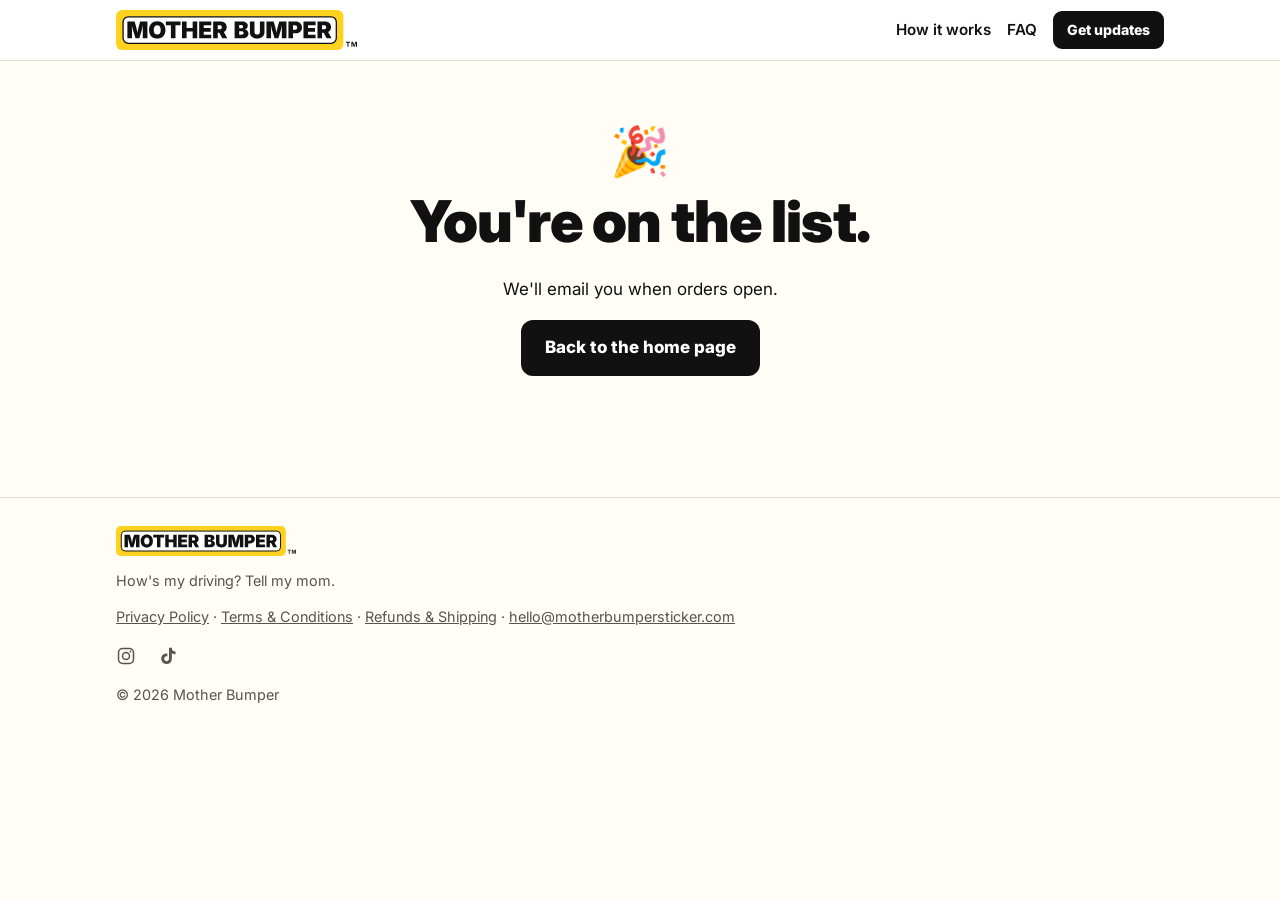
<file: thanks/index.html>
<!doctype html><html lang="en"><head>
<meta charset="utf-8"><meta name="viewport" content="width=device-width,initial-scale=1">
<!-- Google Analytics (GA4). The page address is sent without its "?" part, except ad-campaign tags (utm_ and click IDs). -->
<script async src="https://www.googletagmanager.com/gtag/js?id=G-M8KWBPWG7T"></script>
<script>window.dataLayer=window.dataLayer||[];function gtag(){dataLayer.push(arguments);}gtag('js',new Date());(function(){var q=new URLSearchParams(location.search),k=new URLSearchParams();q.forEach(function(v,n){if(/^(utm_\w+|gclid|gbraid|wbraid|fbclid|ttclid)$/.test(n))k.append(n,v)});var s=k.toString();gtag('config','G-M8KWBPWG7T',{page_location:location.origin+location.pathname+(s?'?'+s:'')})})();</script>
<title>You're on the list · Mother Bumper</title><meta name="description" content="A big bumper sticker with a QR code. Other drivers scan it and text you a thumbs up or a heads-up about your new driver. $29.99 with 2 years of service, no subscription.">
<link rel="preconnect" href="https://fonts.googleapis.com"><link rel="preconnect" href="https://fonts.gstatic.com" crossorigin>
<link rel="stylesheet" href="https://fonts.googleapis.com/css2?family=Inter:wght@400;500;600;700;800;900&display=swap">
<script>document.documentElement.className+=" js"</script>
<link rel="icon" href="../favicon.svg" type="image/svg+xml"><link rel="icon" href="../favicon-32.png" sizes="32x32"><link rel="apple-touch-icon" href="../apple-touch-icon.png">
<link rel="stylesheet" href="../style.css">
<meta property="og:type" content="website"><meta property="og:site_name" content="Mother Bumper">
<meta property="og:title" content="You're on the list · Mother Bumper"><meta property="og:description" content="A big bumper sticker with a QR code. Other drivers scan it and text you a thumbs up or a heads-up about your new driver. $29.99 with 2 years of service, no subscription.">
<link rel="canonical" href="https://motherbumpersticker.com/thanks/"><meta name="robots" content="noindex">
<meta property="og:url" content="https://motherbumpersticker.com/thanks/">
<meta property="og:image" content="https://motherbumpersticker.com/og-image.jpg"><meta property="og:image:width" content="1200"><meta property="og:image:height" content="630">
<meta property="og:image:alt" content="A red car with a yellow Mother Bumper sticker: How's my driving? Tell my mom.">
<meta name="twitter:card" content="summary_large_image">
<style>.prose{max-width:760px;margin:0 auto;padding:40px 16px} .prose h2{font-size:1.4rem;margin-top:1.6em} .prose li{margin:.3em 0}
.shots{display:grid;grid-template-columns:repeat(auto-fit,minmax(260px,1fr));gap:20px;margin:20px 0} .shots figure{margin:0} .shots img{border:1px solid var(--line);border-radius:12px} .shots figcaption{font-size:.9rem;color:var(--muted);margin-top:6px}
.fun{display:grid;grid-template-columns:1fr;gap:20px 48px;align-items:center;padding-top:56px}
@media (min-width:760px){.fun{grid-template-columns:1fr 1fr} .fun.flip>.art{order:2}}
.fun .art{position:relative;max-width:440px;margin:0 auto;width:100%} .fun h2{margin-bottom:.3em} .fun p{font-size:1.08rem}
.fun .aside{color:var(--muted);font-size:.92rem;font-style:italic}
.fun .badge{position:absolute;width:28%;right:5%;bottom:-4%;transform:rotate(12deg)}
img{height:auto} .hero2 h1{font-size:clamp(2.2rem,4.6vw,3.3rem)}
.sec{padding-top:48px;padding-bottom:48px} .wrap.sec.tight-top{padding-top:0} .fun.sec.tight-bottom{padding-bottom:28px} .tight-top .benefits{margin-top:0} .benefits>div{background:#fff!important} section.wrap.sec{padding-top:48px;padding-bottom:48px}
.band-white{background:#fff;border-top:1px solid #eee9da;border-bottom:1px solid #eee9da}
.sub{color:var(--muted);max-width:60ch;margin-top:-4px}
.hero2{background:linear-gradient(180deg,#EAF3FC 0%,#F6F7F3 100%);border-bottom:1px solid #e3e3dc}
.hero2-grid{display:grid;grid-template-columns:1fr;gap:36px;padding-top:56px;padding-bottom:64px;align-items:center}
@media (min-width:900px){.hero2-grid{grid-template-columns:1.05fr 1fr}}
.hero2 .eyebrow{font-weight:800;font-size:.8rem;letter-spacing:.08em;text-transform:uppercase;color:#4c6a8a;margin:0 0 10px}
.hero2 h1 .ul{box-shadow:inset 0 -.22em 0 var(--y)}
.hero2 .lede{font-size:1.18rem;max-width:36ch;color:#2c2c28;margin-bottom:.4em}
.hero2 .lede2{color:var(--muted);max-width:40ch;margin-top:0}
.chips2{list-style:none;padding:0;margin:18px 0 0;display:flex;flex-wrap:wrap;gap:8px}
.chips2 li{background:#fff;border:1.5px solid #dfe3e8;border-radius:999px;padding:6px 12px;font-size:.88rem;font-weight:600}
.soon2{margin:22px 0 8px;font-size:.98rem}
.hero2-art img{transform:rotate(-3deg);border-radius:10px;box-shadow:0 2px 0 rgba(0,0,0,.06),0 24px 50px rgba(30,50,80,.22);max-width:560px;width:100%;margin:0 auto}
.big-cta{font-size:1.08rem;padding:15px 28px;display:none} .js .big-cta{display:inline-block} .js .reveal-form{display:none} .js .reveal.open .reveal-form{display:block} .js .reveal.open .big-cta{display:none}
.hero3 .chips3{margin:22px 0 0}
.signup{display:flex;gap:8px;flex-wrap:wrap;max-width:500px}
.signup input[type=email]{flex:1 1 220px;min-width:0}
.signup .btn{flex:0 0 auto}
.hp{position:absolute;left:-9999px} .sr{position:absolute;width:1px;height:1px;overflow:hidden;clip:rect(0 0 0 0)}
.fine{font-size:.8rem;color:var(--muted);margin:8px 0 0}
.msgs2{display:grid;grid-template-columns:repeat(auto-fit,minmax(280px,1fr));gap:20px;margin:24px 0 18px}
.tag2{font-weight:800;font-size:.8rem;letter-spacing:.06em;text-transform:uppercase;color:var(--muted);margin:0 0 8px}
.bubble2{background:#ECECF0;border-radius:18px 18px 18px 6px;padding:14px 16px;font-size:.95rem;line-height:1.45}
.benefits{display:grid;grid-template-columns:repeat(auto-fit,minmax(240px,1fr));gap:20px;margin:24px 0 18px}
.benefits>div{background:var(--bg);border:1px solid #eee9da;border-radius:16px;padding:22px}
.benefits .dot{display:block;width:14px;height:14px;border-radius:50%;background:var(--y);border:3px solid var(--ink);margin-bottom:12px}
.benefits p{margin:0;color:#3b3a33}
.carmock{margin:24px 0 0} .carmock img{border-radius:16px;width:100%;max-width:900px;margin:0 auto}
.carmock figcaption{text-align:center;font-size:.85rem;color:var(--muted);margin-top:8px}
.choose{margin-top:44px}
.opts{display:grid;grid-template-columns:1fr 1fr;gap:14px;max-width:760px}
.opt{margin:0;background:var(--bg);border:1px solid #eee9da;border-radius:12px;padding:12px} .opt img{border-radius:5px}
.opt figcaption{font-size:.9rem;margin-top:8px}
.price-line{margin-top:18px;font-size:.95rem}
.final{background:var(--ink);color:#fff} .final-in{padding-top:64px;padding-bottom:64px;text-align:center}
.final h2{color:#fff} .final h2::after{content:"";display:block;width:56px;height:6px;background:var(--y);margin:12px auto 0;border-radius:3px}
.final p{color:#d8d8d2} .final .signup{margin:18px auto 0;justify-content:center} .final .btn{background:var(--y);color:var(--ink);border-color:var(--y)} .final .fine{color:#aaa}
.fun.sec{padding-top:48px;padding-bottom:48px}
.hero3{position:relative;color:#fff;background:#3d4a3a url(img/hero-bg.webp) 72% 100%/max(140%,1100px) auto no-repeat;min-height:860px;text-align:center}
.hero3::before{content:"";position:absolute;inset:0;background:linear-gradient(180deg,rgba(10,18,14,.62) 0%,rgba(10,18,14,.45) 38%,rgba(10,18,14,0) 62%)}
.hero3-in{position:relative;padding-top:64px;padding-bottom:40px;max-width:1080px}
.hero3-in>*{max-width:640px;margin-left:auto!important;margin-right:auto!important} .hero3 .chips3{justify-content:center} .hero3 .signup{justify-content:center} .hero3 h1,.hero3 .lede{text-shadow:0 2px 12px rgba(0,0,0,.35)}
.hero3 .eyebrow{font-weight:800;font-size:.8rem;letter-spacing:.1em;text-transform:uppercase;color:#FFE27A;margin:0 0 12px}
.hero3 h1{font-size:clamp(2.3rem,4.4vw,3.3rem);color:#fff;max-width:600px}
.hero3 h1 .ul{box-shadow:inset 0 -.2em 0 rgba(255,210,31,.85)}
.hero3 .lede{font-size:1.2rem;color:#E9EEF4;margin:.2em 0 .8em}
.chips3{list-style:none;padding:0;margin:0 0 20px;display:flex;flex-wrap:wrap;gap:8px}
.chips3 li{background:rgba(255,255,255,.14);border:1px solid rgba(255,255,255,.28);backdrop-filter:blur(4px);border-radius:999px;padding:6px 13px;font-size:.9rem;font-weight:600}
.chips3 li:first-child{background:var(--y);color:var(--ink);border-color:var(--y);font-size:1rem}
.hero3 .btn{background:var(--y);color:var(--ink);border-color:var(--y)}
.hero3 .fine{color:#C9D3DE}
@media (max-width:760px){.hero3{min-height:900px;background-size:255% auto;background-position:62% 100%} .hero3-in{padding-top:36px} .hero3::before{background:linear-gradient(180deg,rgba(10,18,14,.66) 0%,rgba(10,18,14,.5) 45%,rgba(10,18,14,0) 66%)}}
.phones{display:flex;gap:20px;margin:28px -16px 8px;padding:6px 16px 26px;overflow-x:auto;scroll-snap-type:x mandatory;-webkit-overflow-scrolling:touch;scrollbar-width:thin}
.swipe-hint{text-align:center;font-size:.85rem;font-weight:700;color:var(--muted);margin:0 0 14px}
.phone{margin:0;flex:0 0 300px;max-width:82vw;scroll-snap-align:center}
.phone .tag2{text-align:center}
.ph-screen{background:#fff;border:10px solid #16171a;border-radius:42px;padding:0 14px 26px;box-shadow:0 20px 40px rgba(20,30,50,.18);min-height:450px;position:relative}
.ph-screen::before{content:"";display:block;width:90px;height:24px;background:#16171a;border-radius:0 0 14px 14px;margin:0 auto 10px}
.ph-head{display:flex;flex-direction:column;align-items:center;gap:4px;padding-bottom:10px;border-bottom:1px solid #eee}
.ph-av{width:44px;height:44px;border-radius:50%;background:var(--y);color:var(--ink);font-weight:900;font-size:.9rem;display:flex;align-items:center;justify-content:center}
.ph-name{font-size:.78rem;color:#333;font-weight:600}
.ph-time{text-align:center;font-size:.72rem;color:#8a8a8f;margin:12px 0 8px}
.ph-bub{background:#E9E9EB;color:#111;border-radius:20px 20px 20px 6px;padding:10px 14px;font-size:.9rem;line-height:1.38;max-width:88%}
.closeup{position:absolute;left:16px;right:16px;bottom:min(calc(max(28.3vw,222px) - 222px),158px);text-align:center;z-index:1} @media (max-width:760px){.closeup{bottom:calc(33vw - 104px)}}
.closeup img{max-width:620px;width:100%;margin:0 auto;transform:rotate(-2deg);border-radius:8px;box-shadow:0 18px 40px rgba(20,30,40,.28)}
.closeup p{font-size:.85rem;color:var(--muted);margin:14px 0 0}
 #how h2{margin-bottom:24px;max-width:24ch}
@media (max-width:760px){.sec,section.wrap.sec,.fun.sec{padding-top:32px!important;padding-bottom:32px!important} .wrap.sec.tight-top{padding-top:0!important} .fun.sec.tight-bottom{padding-bottom:20px!important}}
.steps li p{margin-bottom:0}
.phone.shot img{width:100%;mix-blend-mode:multiply} @media (min-width:1000px){.phones{justify-content:center} .swipe-hint{display:none}}
.how-grid{display:grid;gap:24px;align-items:center} @media (min-width:860px){.how-grid{grid-template-columns:1.1fr .9fr}}
.steps.steps-col{grid-template-columns:1fr} .how-art img{max-width:400px;width:100%;margin:0 auto}
.phones-wrap{position:relative}
.more-arrow{position:absolute;right:4px;top:42%;width:48px;height:48px;border-radius:50%;border:0;background:var(--y);color:var(--ink);font:inherit;font-size:1.5rem;font-weight:900;box-shadow:0 6px 18px rgba(0,0,0,.25);cursor:pointer;z-index:3}
@media (min-width:1000px){.more-arrow{display:none}}
@media (max-width:760px){.opts{grid-template-columns:1fr 1fr!important;gap:10px!important}}
.cgroup{margin-top:28px} .cgroup h3{font-size:1.25rem;margin-bottom:2px} .cgroup .sub{margin-top:0}
.cta-row{margin:22px 0 0} .cta-row.center{text-align:center;margin:8px 0 14px} #how .cta-row,#stickers .cta-row{text-align:center}
.specs{background:var(--bg);border:1px solid #eee9da;border-radius:16px;padding:20px 22px;margin-top:28px} .specs h3{margin:0 0 8px} .specs ul{margin:0;padding-left:1.1em;display:grid;gap:6px} @media (min-width:760px){.specs ul{grid-template-columns:1fr 1fr;column-gap:28px}}
.closeup .size-note{display:inline-block;font-size:.95rem;color:#fff;font-weight:700;margin:14px auto 0;max-width:560px;background:rgba(10,18,14,.72);padding:8px 14px;border-radius:10px;line-height:1.35}
.big-point{font-size:1.3rem;font-weight:800;margin:0 0 8px}
.sizecmp{margin:18px 0 8px;padding:24px 20px 18px;background:#fff;border:1px solid #eee9da;border-radius:16px;container-type:inline-size}
.sc-row{display:flex;align-items:flex-end;justify-content:center;gap:5.3%}
.sc-sticker{width:51.8%} .sc-plate{width:42.9%}
.sc-sticker img{width:100%;aspect-ratio:14.5/4;border-radius:3px;box-shadow:0 4px 14px rgba(0,0,0,.15)}
.plate{width:100%;aspect-ratio:12/6;background:#eef1f3;border:3px solid #68727a;border-radius:6%/12%;display:flex;flex-direction:column;align-items:center;justify-content:center;box-sizing:border-box}
.pl-state{font-weight:800;letter-spacing:.2em;color:#3E7BD6;font-size:max(9px,1.4cqw)} .pl-num{font-weight:900;letter-spacing:.06em;color:#36414a;font-size:max(14px,3.2cqw)}
.sc-dim{position:relative;margin-top:10px;border-top:2px solid #111;text-align:center} .sc-dim::before,.sc-dim::after{content:"";position:absolute;top:-8px;width:2px;height:14px;background:#111} .sc-dim::before{left:0} .sc-dim::after{right:0}
.sc-dim span{display:inline-block;font-weight:700;font-size:.9rem;margin-top:4px}
.sc-label{text-align:center;font-weight:800;margin:4px 0 0;font-size:1rem} .sc-label small{font-weight:500;color:var(--muted)}
.sizecmp figcaption{text-align:center;font-weight:600;margin-top:16px;font-size:.98rem}
@media (max-width:640px){.sc-row{flex-direction:column;align-items:flex-start;gap:22px} .sc-sticker{width:100%} .sc-plate{width:82.76%} .sizecmp{padding:20px 14px 16px}}
.founder{padding:8px 0 44px} .founder p{max-width:560px;margin:0 auto;text-align:center;font-style:italic;font-size:1.05rem;color:#4a4943} .founder p::before{content:'';display:block;width:40px;height:2px;background:var(--y);margin:0 auto 16px}
.social{display:flex;gap:14px;margin:10px 0 10px -4px}.social a{color:var(--muted);display:inline-flex;padding:4px;border-radius:6px}.social a:hover{color:var(--ink)}.social svg{display:block}
.photo{border-radius:14px;box-shadow:0 10px 30px rgba(0,0,0,.14);display:block} .fun .art.art-photo{max-width:560px} .how-art img.photo{max-width:480px}
.size-pair{display:block;grid-template-columns:1fr;gap:18px;align-items:center;margin:18px 0 8px} .size-pair .sizecmp{margin:0} .size-photo{width:100%}
@media (min-width:900px){.size-pair{grid-template-columns:3fr 2fr}}
.hero4{background:#dfeaf3 url(img/hero-wide.webp) left center/cover no-repeat;min-height:640px;display:flex;align-items:center}
.hero4::before{background:linear-gradient(90deg,rgba(14,18,24,0) 38%,rgba(14,18,24,.5) 58%,rgba(14,18,24,.72) 100%)}
.hero4 .hero3-in{padding-top:56px;padding-bottom:56px;width:100%;max-width:1180px}
.hero4 .hero3-in>*{max-width:470px;margin-left:auto!important;margin-right:0!important;text-align:left}
.hero4 .chips3,.hero4 .signup{justify-content:flex-start}
.hero4 h1{font-size:clamp(2.2rem,3.8vw,3.1rem)}
.hero4-photo{display:none}
.size-note4{font-size:.76rem;font-style:italic;line-height:1.4;color:#D5DDE5;margin-top:14px!important;text-shadow:0 1px 6px rgba(0,0,0,.5)}
@media (max-width:860px){.hero4{display:block;background:linear-gradient(180deg,#E3F0FA 0%,#F4F9FD 100%);min-height:0;color:var(--ink)} .hero4::before{display:none} .hero4 h1{color:var(--ink)} .hero4 h1,.hero4 .lede{text-shadow:none} .hero4 .lede{color:#33414d} .hero4 .eyebrow{color:#3c5a73} .hero4 .chips3 li{background:#fff;border-color:#cddbe6;color:var(--ink);backdrop-filter:none} .hero4 .chips3 li:first-child{background:var(--y);border-color:var(--y)} .hero4 .size-note4{color:var(--muted);text-shadow:none} .hero4 .fine{color:var(--muted)}
.hero4 .hero3-in>.hero4-photo{display:block;height:min(100vw,440px);background:url(img/hero-phone.webp) 30% 50%/cover no-repeat;margin:4px -16px 22px -16px!important;max-width:none}
.hero4 .hero3-in{padding-top:26px;padding-bottom:34px} .hero4 .hero3-in>*{max-width:none;margin-left:0!important}}
.soon{background:var(--y-soft);border:2px solid var(--ink);border-radius:14px;padding:18px 20px;margin-top:20px}</style>
</head><body>
<header class="top"><div class="wrap"><a href="../" class="home"><img src="../img/logo.svg" alt="Mother Bumper" class="logo" width="241" height="40"></a>
<nav><a href="../#how">How it works</a><a href="../#faq">FAQ</a><a href="../#updates" class="btn sm">Get updates</a></nav></div></header>
<main><div class="prose center"><div class="emoji">🎉</div><h1>You're on the list.</h1>
<p>We'll email you when orders open.</p>
<p><a class="btn" href="../">Back to the home page</a></p></div></main>
<footer><div class="wrap"><img src="../img/logo.svg" alt="Mother Bumper" width="181" height="30" style="display:block;height:30px;width:auto;margin:0 0 6px"><p>How's my driving? Tell my mom.</p>
<p><a href="../privacy/">Privacy Policy</a> · <a href="../terms/">Terms &amp; Conditions</a> · <a href="../refunds/">Refunds &amp; Shipping</a> · <a href="mailto:hello@motherbumpersticker.com">hello@motherbumpersticker.com</a></p>
<p class="social"><a href="https://www.instagram.com/motherbumpersticker/" aria-label="Mother Bumper on Instagram" target="_blank" rel="noopener"><svg viewBox="0 0 24 24" width="20" height="20" aria-hidden="true" fill="none" stroke="currentColor" stroke-width="1.8"><rect x="3" y="3" width="18" height="18" rx="5"/><circle cx="12" cy="12" r="4.2"/><circle cx="17.4" cy="6.6" r="1.1" fill="currentColor" stroke="none"/></svg></a><a href="https://www.tiktok.com/@motherbumpersticker" aria-label="Mother Bumper on TikTok" target="_blank" rel="noopener"><svg viewBox="0 0 24 24" width="20" height="20" aria-hidden="true" fill="currentColor"><path d="M16.6 2h-3.4v13.3a2.9 2.9 0 1 1-2.9-2.9c.3 0 .6 0 .9.1V9a6.4 6.4 0 1 0 5.4 6.3V8.6a8 8 0 0 0 4.4 1.4V6.6a4.5 4.5 0 0 1-4.4-4.6z"/></svg></a></p>
<p>&copy; 2026 Mother Bumper</p></div></footer>
</body></html>
</file>
<file: style.css>
:root{
  --y:#FFD21F; --y-soft:#FFF3C4; --ink:#111; --muted:#55544e; --line:#e2dfd3; --bg:#fffdf6; --card:#fff;
  --good:#1f7a45; --warn:#b4231a;
  font-family:Inter,system-ui,-apple-system,"Segoe UI",sans-serif;
}
*{box-sizing:border-box}
body{margin:0;background:var(--bg);color:var(--ink);font-size:17px;line-height:1.5}
a{color:inherit}
img{max-width:100%;display:block}
h1,h2,h3{line-height:1.1;letter-spacing:-.02em;margin:0 0 .4em}
h1{font-weight:900;font-size:clamp(2.2rem,6vw,3.6rem)}
h2{font-weight:900;font-size:clamp(1.6rem,4vw,2.3rem);margin-top:.2em}
h3{font-weight:800;font-size:1.15rem}
.wrap{max-width:1080px;margin:0 auto;padding:0 16px}
section.wrap{padding-top:56px;padding-bottom:8px}
.small,.tiny{color:var(--muted)} .small{font-size:.92rem} .tiny{font-size:.82rem}
.center{text-align:center}

.demo{background:#222;color:#ffe680;text-align:center;font-size:.85rem;padding:6px 12px}
.demo-hint{background:var(--y-soft);border-left:4px solid var(--y);padding:8px 12px;border-radius:6px;font-size:.92rem}

.brand{font-weight:900;letter-spacing:.02em;white-space:nowrap}
.brand span{background:var(--y);padding:0 .25em}
header.top{border-bottom:1px solid var(--line);background:#fff;position:sticky;top:0;z-index:5}
header.top .wrap{display:flex;align-items:center;justify-content:space-between;gap:12px;min-height:60px;flex-wrap:wrap}
header.top .home{text-decoration:none;font-size:1.1rem}
header.top .home{display:block;line-height:0}
.logo{display:block;height:40px;width:auto}
@media (max-width:640px){.logo{height:34px}}
header.top nav{display:flex;gap:16px;align-items:center;font-weight:600;font-size:.95rem}
header.top nav a{text-decoration:none}
@media (max-width:640px){header.top nav a:not(.btn){display:none}}

.btn{display:inline-block;background:var(--ink);color:#fff;border:2px solid var(--ink);border-radius:12px;padding:12px 22px;font:inherit;font-weight:800;text-decoration:none;cursor:pointer;text-align:center}
.btn:hover{filter:brightness(1.15)}
.btn:disabled{opacity:.4;cursor:not-allowed}
.btn.sm{padding:6px 12px;font-size:.88rem;border-radius:9px}
.btn.big{display:block;width:100%;padding:15px;font-size:1.08rem}
.btn.alt{background:transparent;color:var(--ink);border-color:var(--line)}
.btn.y{background:var(--y);color:var(--ink);border-color:var(--y)}
.btn.danger{color:var(--warn)}
.link{background:none;border:0;font:inherit;color:var(--muted);text-decoration:underline;cursor:pointer;padding:8px;display:block;margin:4px auto 0}

.hero{background:var(--y);border-bottom:6px solid var(--ink)}
.hero-grid{display:grid;grid-template-columns:1fr;gap:28px;padding-top:44px;padding-bottom:44px;align-items:center}
@media (min-width:860px){.hero-grid{grid-template-columns:1.05fr 1fr}}
.hero h1 .hl{background:var(--ink);color:var(--y);padding:0 .15em;box-decoration-break:clone;-webkit-box-decoration-break:clone}
.hero .lede{font-size:1.2rem;max-width:34ch}
.hero .small{color:#3b3a33}
.hero-img{border-radius:10px;box-shadow:0 10px 30px rgba(0,0,0,.25);transform:rotate(-2deg)}

.steps{list-style:none;padding:0;margin:0;display:grid;grid-template-columns:repeat(auto-fit,minmax(230px,1fr));gap:16px}
.steps li{background:var(--card);border:1px solid var(--line);border-radius:14px;padding:18px}
.steps li>b{display:inline-flex;width:34px;height:34px;border-radius:50%;background:var(--y);align-items:center;justify-content:center;font-weight:900;margin-bottom:10px}
.phone-demo{max-width:420px;margin:28px auto 0;background:#f1f1f3;border-radius:24px;padding:16px;display:flex;flex-direction:column;gap:10px}
.bubble{background:#e3e3e8;border-radius:16px;padding:10px 12px;font-size:.92rem}

.band{background:var(--ink);color:#fff;margin-top:56px}
.three{display:grid;grid-template-columns:repeat(auto-fit,minmax(240px,1fr));gap:24px;padding-top:40px;padding-bottom:40px}
.band h3{color:var(--y)}
.band p{color:#ddd;margin:0}

.picks{display:grid;grid-template-columns:repeat(auto-fill,minmax(250px,1fr));gap:14px;margin:18px 0 90px}
.pick{background:var(--card);border:2px solid var(--line);border-radius:14px;padding:12px;display:flex;flex-direction:column;gap:10px;cursor:default}
.pick.on{border-color:var(--ink);box-shadow:0 0 0 3px var(--y)}
.pick img{border-radius:6px}
.pick-row{display:flex;justify-content:space-between;align-items:center;gap:8px;font-size:.95rem}
.qty{display:flex;align-items:center;border:1.5px solid var(--line);border-radius:10px;overflow:hidden;flex:none}
.qty button{width:36px;height:36px;border:0;background:#f4f2ea;font-size:1.2rem;font-weight:700;cursor:pointer}
.qty input{width:40px!important;height:36px;border:0!important;padding:0!important;border-radius:0!important;text-align:center;font:inherit;font-weight:700;-moz-appearance:textfield}
.qty input::-webkit-inner-spin-button{-webkit-appearance:none}
.cart-bar{position:sticky;bottom:12px;background:var(--ink);color:#fff;border-radius:16px;padding:12px 14px 12px 20px;display:flex;align-items:center;justify-content:space-between;gap:12px;box-shadow:0 8px 24px rgba(0,0,0,.25)}
.cart-bar div{display:flex;flex-direction:column;line-height:1.2}
.cart-bar span{font-size:.85rem;color:#ccc}
.cart-bar strong{font-size:1.4rem}
.cart-bar .btn{background:var(--y);color:var(--ink);border-color:var(--y)}

.faq details{border-bottom:1px solid var(--line);padding:14px 0}
.faq summary{font-weight:700;cursor:pointer}
.faq p{margin:.6em 0 0;color:var(--muted)}
footer{margin-top:64px;border-top:1px solid var(--line);padding:28px 0;font-size:.9rem;color:var(--muted)}

/* Phone pages reached from a QR code */
main.narrow{max-width:480px;margin:0 auto;background:#fff;min-height:100vh}
.mini{background:var(--y);border-bottom:4px solid var(--ink)}
.mini-in{padding:14px 16px;font-weight:900;font-size:1.35rem;letter-spacing:-.01em;line-height:1.15}
.mini small{display:block;font-size:.72rem;letter-spacing:.08em;font-weight:700;opacity:.8}
.pad{padding:18px 16px}
.big{font-size:1.25rem;font-weight:800;line-height:1.25;margin:.2em 0 .5em}
.stack{display:flex;flex-direction:column;gap:12px}
.err{background:#fde8e6;color:var(--warn);border-radius:8px;padding:9px 12px;font-weight:600}
.ok{background:#e4f4ea;color:var(--good);border-radius:8px;padding:9px 12px;font-weight:600}
.emoji{font-size:3rem;margin-top:12px}
.carname{display:inline-block;background:var(--ink);color:var(--y);font-weight:800;border-radius:8px;padding:3px 10px;margin:0}
.tiles{display:grid;grid-template-columns:1fr 1fr;gap:12px;margin:12px 0}
.tile{border:2.5px solid var(--line);border-radius:16px;padding:18px 8px;text-align:center;font-weight:800;cursor:pointer;position:relative}
.tile input{position:absolute;opacity:0;inset:0;cursor:pointer}
.tile .t-emoji{display:block;font-size:2rem;line-height:1.2}
.tile.good{border-color:var(--good)} .tile.warn{border-color:var(--warn)}
.tile:has(input:checked){box-shadow:0 0 0 3px var(--y)}
.chips{display:flex;flex-wrap:wrap;gap:8px;margin-bottom:12px}
.chip{position:relative;cursor:pointer}
.chip input{position:absolute;opacity:0}
.chip span{display:inline-block;border:2px solid var(--line);border-radius:999px;padding:8px 14px;font-weight:700;font-size:.95rem}
.chip input:checked+span{background:var(--warn);border-color:var(--warn);color:#fff}
.chip input:focus-visible+span{outline:3px solid var(--y)}
textarea,input:not([type=checkbox]):not([type=radio]),select{width:100%;font:inherit;border:2px solid var(--line);border-radius:10px;padding:11px 12px;background:#fff}
textarea:focus,input:focus,select:focus{outline:none;border-color:var(--ink)}
.lbl{display:block;font-weight:700;font-size:.9rem;margin-top:10px}
.lbl input,.lbl select{margin-top:4px;font-weight:400}
.check{display:flex;gap:10px;align-items:flex-start;font-size:.85rem;color:var(--muted)}
.check input{margin-top:3px;width:18px;height:18px;flex:none}
.code-input{text-align:center;font-size:2rem!important;font-weight:900;letter-spacing:.3em;text-transform:uppercase}
.sticker-preview img{border-radius:6px;box-shadow:0 2px 8px rgba(0,0,0,.15);margin-bottom:8px}
.scan textarea{margin-bottom:8px}
.scan .btn.y{margin-top:12px}
.hp{position:absolute;left:-9999px}
.howto{text-align:left;background:var(--y-soft);border-radius:12px;padding:6px 16px;margin:16px 0}
.howto ul{padding-left:1.2em;margin-top:0}
.card{background:var(--card);border:1px solid var(--line);border-radius:12px;padding:16px;margin:14px 0}
.settings .card .btn{align-self:flex-start}
.prose{line-height:1.6}

/* Admin */
.admin{padding-bottom:60px}
.admin-top{display:flex;align-items:center;gap:10px;flex-wrap:wrap;padding:16px 0;border-bottom:1px solid var(--line);margin-bottom:18px}
.admin-top>a{text-decoration:none}
.admin-nav{display:flex;gap:14px;margin-left:auto;font-weight:600;flex-wrap:wrap}
.admin h1{font-size:1.8rem}
.stats{display:grid;grid-template-columns:repeat(auto-fit,minmax(170px,1fr));gap:12px}
.stat{background:#fff;border:1px solid var(--line);border-radius:12px;padding:16px;text-decoration:none;color:var(--muted)}
.stat b{display:block;font-size:2rem;color:var(--ink)}
.stat.hot{border:2px solid var(--ink);background:var(--y-soft)}
.svc li{margin:.3em 0}
.tabs{display:flex;gap:6px;margin-bottom:12px;flex-wrap:wrap}
.tabs a{padding:6px 12px;border-radius:999px;border:1.5px solid var(--line);text-decoration:none;font-weight:600;font-size:.9rem}
.tabs a.on{background:var(--ink);color:#fff;border-color:var(--ink)}
.tbl{width:100%;border-collapse:collapse;background:#fff;font-size:.9rem;display:block;overflow-x:auto}
.tbl th,.tbl td{text-align:left;padding:10px;border-bottom:1px solid var(--line);vertical-align:top}
.tbl th{font-size:.75rem;text-transform:uppercase;letter-spacing:.05em;color:var(--muted)}
.tbl td.pre{white-space:pre-wrap;min-width:260px}
.tbl form{display:inline-block;margin:2px}
.tag{background:#eee;border-radius:4px;padding:0 5px;font-size:.75rem}
.err-inline{color:var(--warn);font-size:.8rem}
.inline{display:flex;gap:10px;align-items:flex-end;flex-wrap:wrap}
.inline .lbl{flex:1;min-width:140px}
.two-col{display:grid;grid-template-columns:repeat(auto-fit,minmax(260px,1fr));gap:14px}
.qr-grid{display:grid;grid-template-columns:repeat(auto-fill,minmax(150px,1fr));gap:14px}
.qr-cell{border:1px solid var(--line);padding:8px;text-align:center;font-size:1.2rem;letter-spacing:.15em;break-inside:avoid}
.slip{max-width:560px;margin:30px auto;padding:20px}
@media print{.demo{display:none}}
</file>
